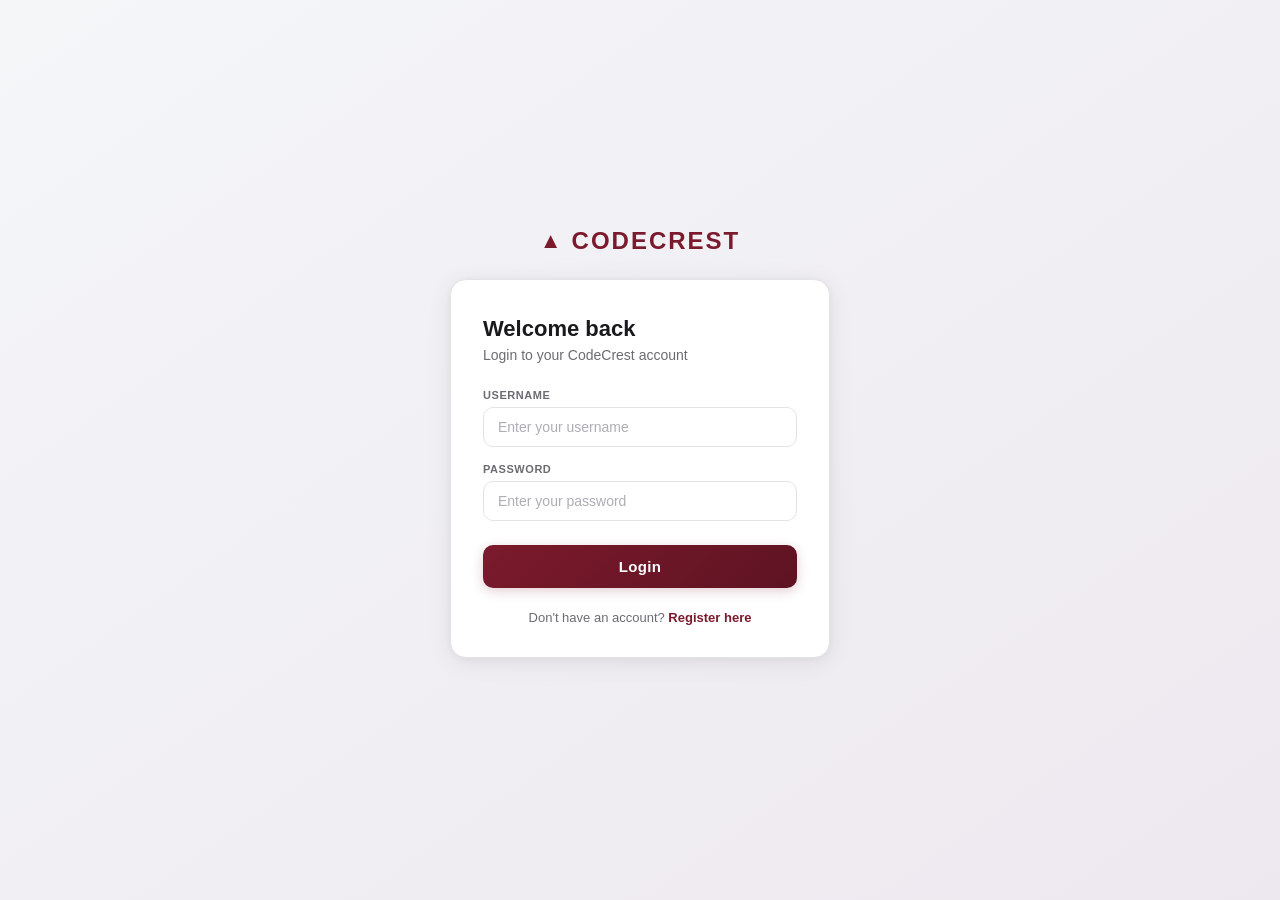
<file: dashboard.html>
<!DOCTYPE html>
<html lang="en">
<head>
    <meta charset="UTF-8" />
    <meta name="viewport" content="width=device-width, initial-scale=1.0" />
    <title>CodeCrest | Admin Dashboard</title>
    <link rel="stylesheet" href="main.css">
    <script src="auth-guard.js"></script>
</head>
<body>

    <header>
        <h1>🏆 CodeCrest Admin Dashboard</h1>
        <button class="logout-btn" onclick="logout()">Logout</button>
    </header>

    <main>
        <p class="welcome-text" id="welcome-text">Welcome 👋</p>
        <p class="sub-text">Select an entity below to manage its data.</p>

        <div class="section-title">Manage Entities</div>

        <div class="cards-grid">

            <a class="card" href="manage_systemuser.html">
                <div class="card-icon">👤</div>
                <div class="card-title">System Users</div>
                <div class="card-desc">Manage user accounts and roles</div>
            </a>

            <a class="card" href="manage_codingchallenge.html">
                <div class="card-icon">💻</div>
                <div class="card-title">Coding Challenges</div>
                <div class="card-desc">Add, view and update problems</div>
            </a>

            <a class="card" href="manage_contestantprofile.html">
                <div class="card-icon">🧑‍💼</div>
                <div class="card-title">Contestant Profiles</div>
                <div class="card-desc">View player profiles and ranks</div>
            </a>

            <a class="card" href="manage_programmingcontest.html">
                <div class="card-icon">🏅</div>
                <div class="card-title">Programming Contests</div>
                <div class="card-desc">Create and manage contests</div>
            </a>

            <a class="card" href="manage_contestranking.html">
                <div class="card-icon">📊</div>
                <div class="card-title">Contest Rankings</div>
                <div class="card-desc">View and update leaderboard entries</div>
            </a>

            <a class="card" href="manage_challengesubmission.html">
                <div class="card-icon">📝</div>
                <div class="card-title">Challenge Submissions</div>
                <div class="card-desc">View all code submissions and verdicts</div>
            </a>

        </div>
    </main>

    <footer>
        &copy; 2026 CodeCrest | Competitive Programming Platform
    </footer>

    <script>
        window.onload = function () {
            if (!requireAuthDashboard([ROLES.ADMIN])) return;
            document.getElementById("welcome-text").textContent =
                "Welcome, " + ccGetUser() + " \uD83D\uDC4B";
        };
        function logout() { ccLogout(true); }
    </script>

</body>
</html>
</file>
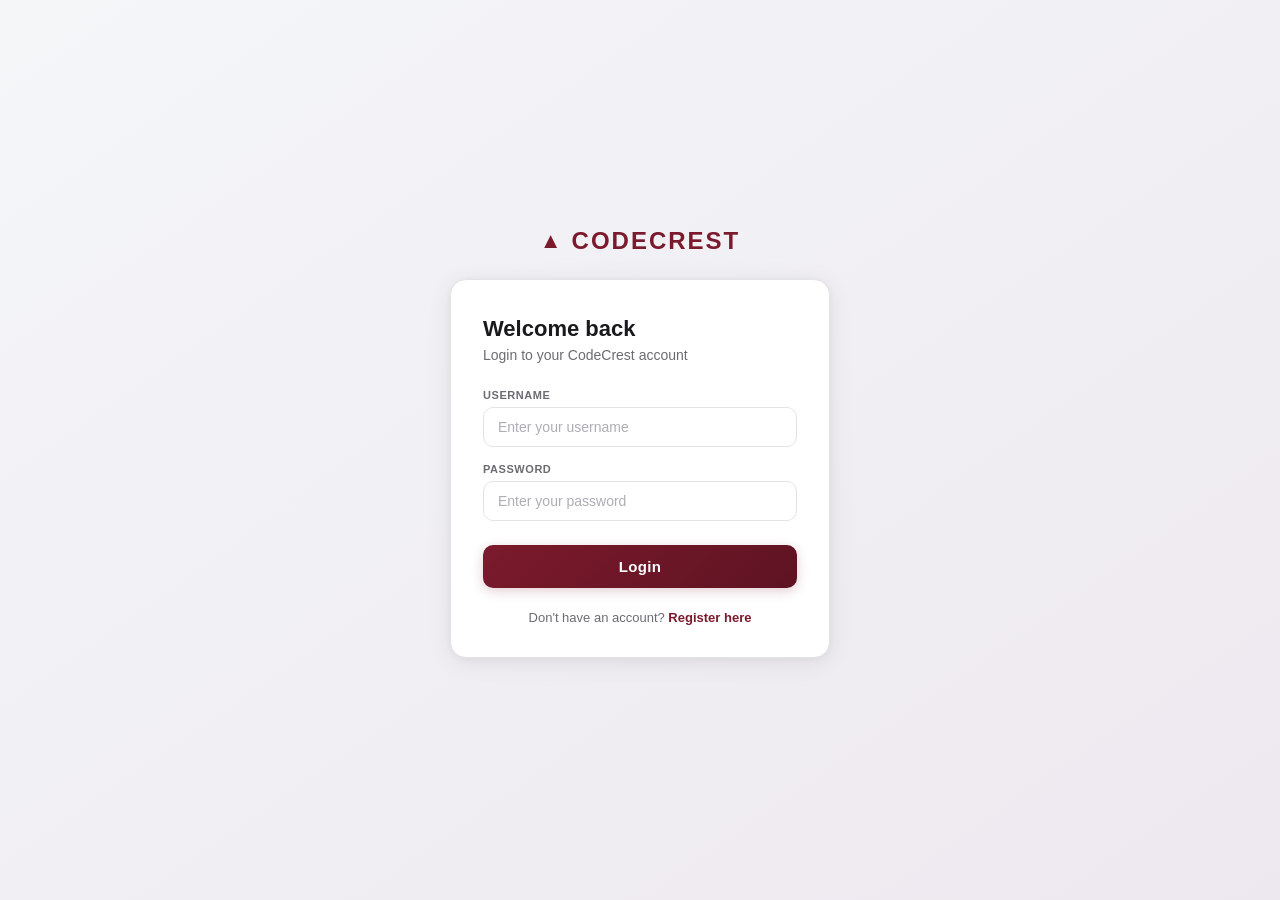
<file: dashboard_contestant.html>
<!DOCTYPE html>
<html lang="en">
<head>
    <meta charset="UTF-8" />
    <meta name="viewport" content="width=device-width, initial-scale=1.0" />
    <title>CodeCrest | Contestant Dashboard</title>
    <link rel="stylesheet" href="main.css">
    <script src="auth-guard.js"></script>
</head>
<body>

    <header>
        <h1>🏆 CodeCrest | Contestant</h1>
        <button class="logout-btn" onclick="logout()">Logout</button>
    </header>

    <main>
        <p class="welcome-text" id="welcome-text">Welcome 👋</p>
        <p class="sub-text">Track your profile, rankings, and challenge submissions.</p>

        <div class="section-title">Your Activity</div>

        <div class="cards-grid">

            <a class="card" href="manage_contestantprofile.html">
                <div class="card-icon">🧑‍💼</div>
                <div class="card-title">My Profile</div>
                <div class="card-desc">View and update your contestant profile</div>
            </a>

            <a class="card" href="manage_contestranking.html">
                <div class="card-icon">📊</div>
                <div class="card-title">Contest Rankings</div>
                <div class="card-desc">Check the global leaderboard</div>
            </a>

            <a class="card" href="manage_challengesubmission.html">
                <div class="card-icon">📝</div>
                <div class="card-title">My Submissions</div>
                <div class="card-desc">View your code submissions and verdicts</div>
            </a>

        </div>
    </main>

    <footer>
        &copy; 2026 CodeCrest | Competitive Programming Platform
    </footer>

    <script>
        window.onload = function () {
            if (!requireAuthDashboard([ROLES.CONTESTANT])) return;
            document.getElementById("welcome-text").textContent =
                "Welcome, " + ccGetUser() + " \uD83D\uDC4B";
        };
        function logout() { ccLogout(true); }
    </script>

</body>
</html>
</file>
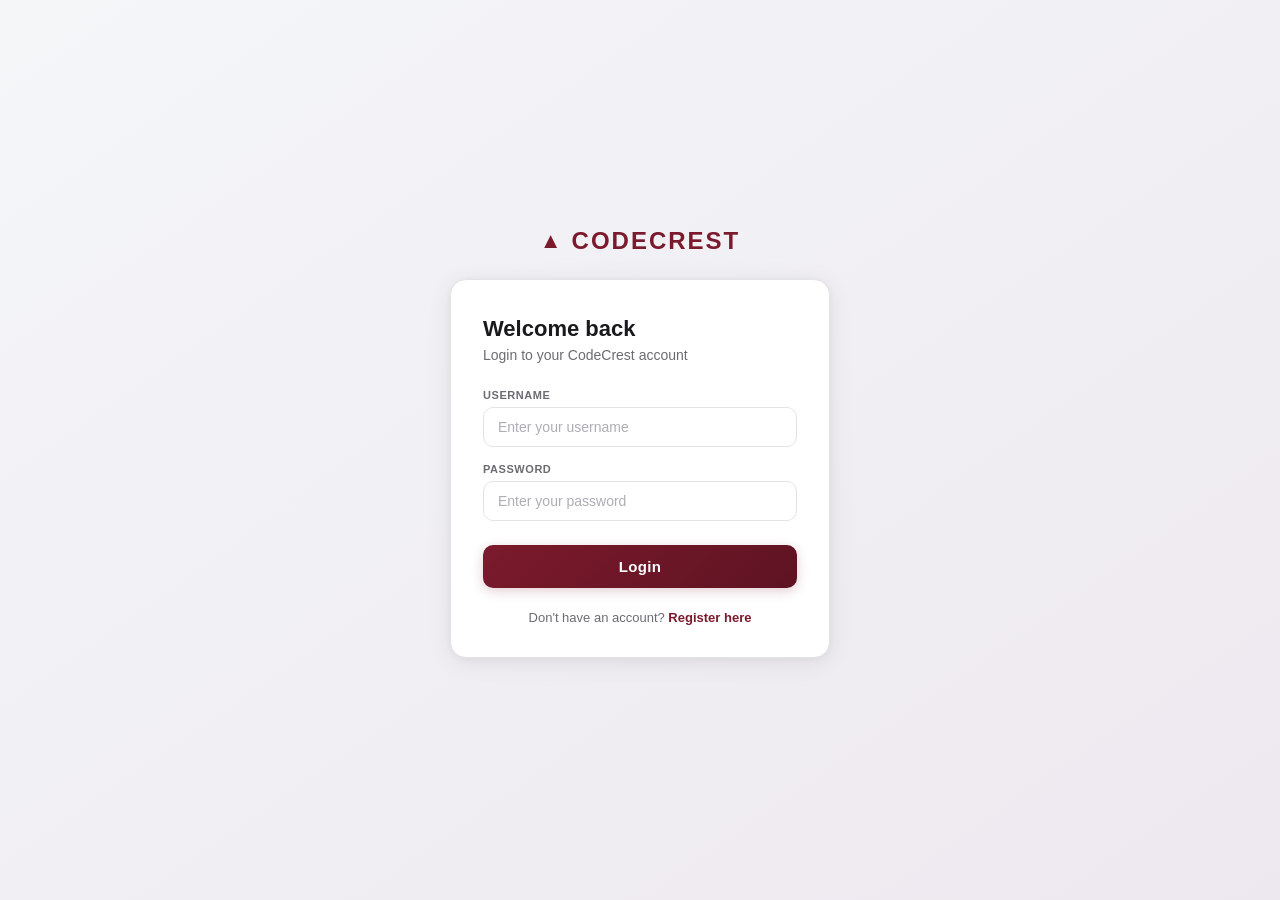
<file: dashboard_problemsetter.html>
<!DOCTYPE html>
<html lang="en">
<head>
    <meta charset="UTF-8" />
    <meta name="viewport" content="width=device-width, initial-scale=1.0" />
    <title>CodeCrest | Problem Setter Dashboard</title>
    <link rel="stylesheet" href="main.css">
    <script src="auth-guard.js"></script>
</head>
<body>

    <header>
        <h1>🏆 CodeCrest | Problem Setter</h1>
        <button class="logout-btn" onclick="logout()">Logout</button>
    </header>

    <main>
        <p class="welcome-text" id="welcome-text">Welcome 👋</p>
        <p class="sub-text">Manage coding challenges and programming contests.</p>

        <div class="section-title">Your Workspace</div>

        <div class="cards-grid">

            <a class="card" href="manage_codingchallenge.html">
                <div class="card-icon">💻</div>
                <div class="card-title">Coding Challenges</div>
                <div class="card-desc">Add, view and update problems</div>
            </a>

            <a class="card" href="manage_programmingcontest.html">
                <div class="card-icon">🏅</div>
                <div class="card-title">Programming Contests</div>
                <div class="card-desc">Create and manage contests</div>
            </a>

            <a class="card" href="manage_contestranking.html">
                <div class="card-icon">📊</div>
                <div class="card-title">Contest Rankings</div>
                <div class="card-desc">View leaderboard entries</div>
            </a>

        </div>
    </main>

    <footer>
        &copy; 2026 CodeCrest | Competitive Programming Platform
    </footer>

    <script>
        window.onload = function () {
            if (!requireAuthDashboard([ROLES.PS])) return;
            document.getElementById("welcome-text").textContent =
                "Welcome, " + ccGetUser() + " \uD83D\uDC4B";
        };
        function logout() { ccLogout(true); }
    </script>

</body>
</html>
</file>
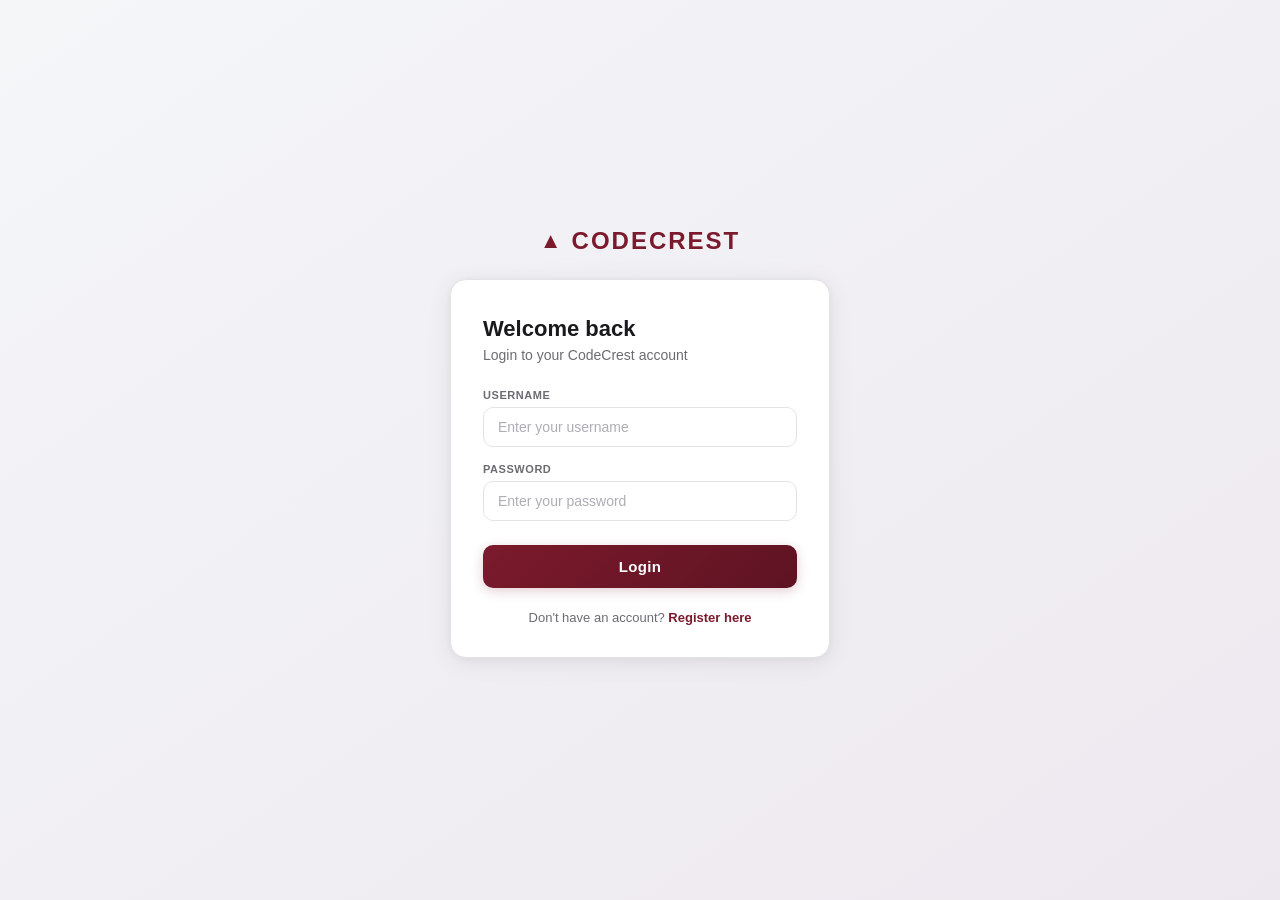
<file: login.html>
<!DOCTYPE html>
<html lang="en">
<head>
    <meta charset="UTF-8">
    <meta name="viewport" content="width=device-width, initial-scale=1.0">
    <title>CodeCrest — Login</title>
    <link rel="stylesheet" href="auth.css">
    <script src="auth-guard.js"></script>
</head>
<body>

<div class="page-wrapper">

    <div class="brand">
        <span class="brand-icon">&#9650;</span>
        <span class="brand-name">CodeCrest</span>
    </div>

    <div class="card">
        <h2 class="card-title">Welcome back</h2>
        <p class="card-sub">Login to your CodeCrest account</p>

        <form id="login-form">

            <div class="field-group">
                <label for="login-username">Username</label>
                <input
                    type="text"
                    id="login-username"
                    name="username"
                    placeholder="Enter your username"
                    required
                    autocomplete="username"
                />
            </div>

            <div class="field-group">
                <label for="login-password">Password</label>
                <input
                    type="password"
                    id="login-password"
                    name="password"
                    placeholder="Enter your password"
                    required
                    autocomplete="current-password"
                />
            </div>

            <div id="login-error" class="msg error" style="display:none;"></div>
            <div id="login-success" class="msg success" style="display:none;"></div>

            <button type="submit" id="login-btn" class="btn-primary">
                Login
            </button>

        </form>

        <p class="switch-link">
            Don't have an account?
            <a href="register.html">Register here</a>
        </p>
    </div>

</div>

<script>
const API_BASE = "https://backendjavaa.onrender.com";


document.getElementById("login-form").addEventListener("submit", async function (e) {
    e.preventDefault();

    const username = document.getElementById("login-username").value.trim();
    const password = document.getElementById("login-password").value;

    const errorDiv   = document.getElementById("login-error");
    const successDiv = document.getElementById("login-success");
    const btn        = document.getElementById("login-btn");

    errorDiv.style.display   = "none";
    successDiv.style.display = "none";

    if (!username || !password) {
        errorDiv.textContent   = "Please fill in all fields.";
        errorDiv.style.display = "block";
        return;
    }

    btn.textContent = "Logging in...";
    btn.disabled    = true;

    try {
        const res = await fetch(API_BASE + "/auth/login", {
            method: "POST",
            headers: { "Content-Type": "application/json" },
            body: JSON.stringify({ username, password })
        });

        const data = await res.json();

        if (!res.ok) {
            errorDiv.textContent   = data.message || "Invalid username or password.";
            errorDiv.style.display = "block";
            return;
        }

        const normalizedRole = ccNormalizeRole(data.role);
        localStorage.setItem("jwt_token",  data.token);
        localStorage.setItem("username",   username);
        localStorage.setItem("role",       normalizedRole);

        /* Role-based redirect */
        let dest = "../manage/dashboard.html"; // default: admin
        if (normalizedRole === ROLES.PS)         dest = "dashboard_problemsetter.html";
        if (normalizedRole === ROLES.CONTESTANT) dest = "dashboard_contestant.html";

        successDiv.textContent   = "Login successful! Redirecting...";
        successDiv.style.display = "block";

        setTimeout(() => {
            window.location.href = dest;
        }, 1000);

    } catch (err) {
        errorDiv.textContent   = "Cannot connect to server. Make sure backend is running on port 8080.";
        errorDiv.style.display = "block";
    } finally {
        btn.textContent = "Login";
        btn.disabled    = false;
    }
});
</script>

</body>
</html>
</file>
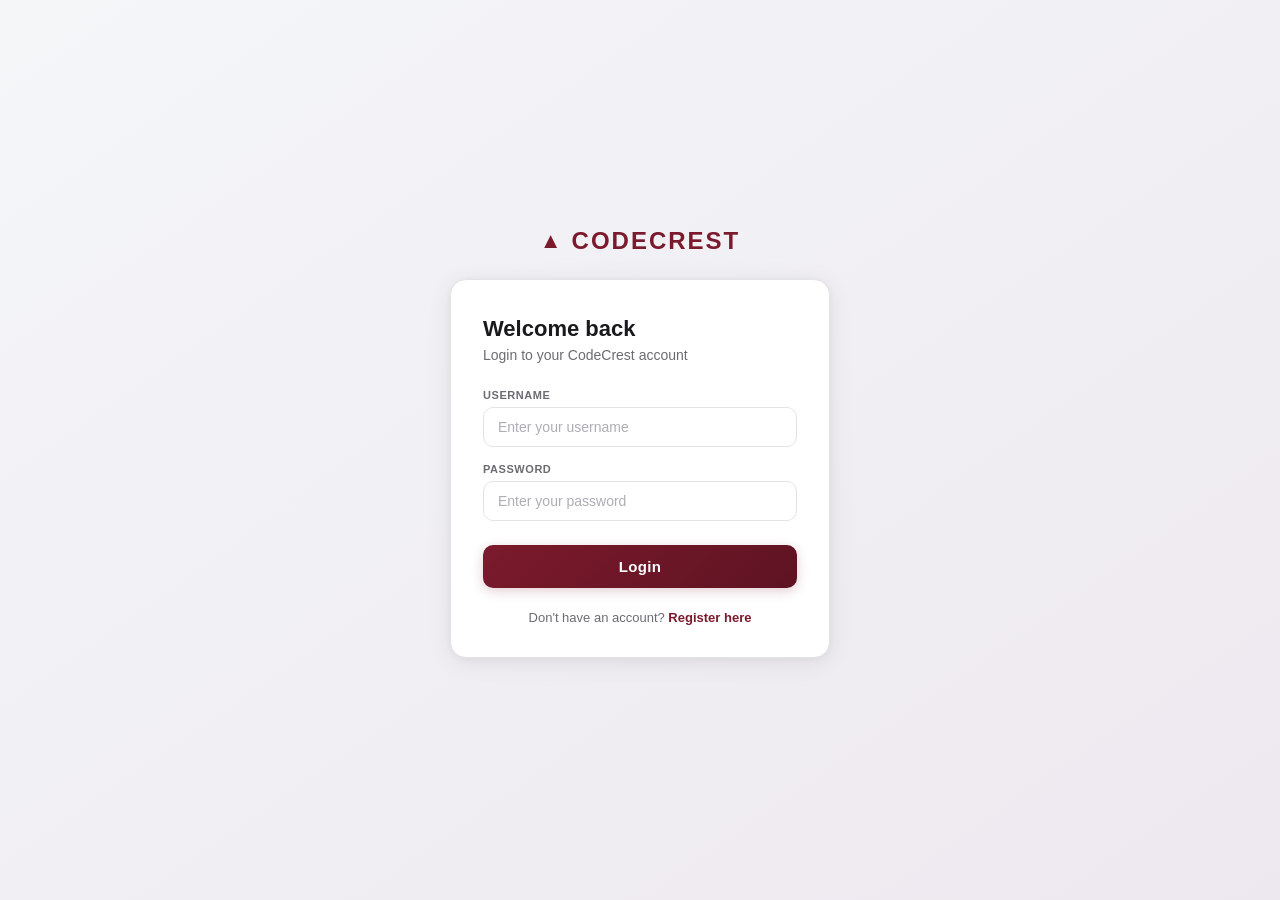
<file: manage_challengesubmission.html>
﻿<!DOCTYPE html>
<html lang="en">
<head>
    <meta charset="UTF-8" />
    <meta name="viewport" content="width=device-width, initial-scale=1.0" />
    <title>CodeCrest | Challenge Submissions</title>
    <link rel="stylesheet" href="main.css">
    <script src="auth-guard.js"></script>
</head>
<body>

    <header>
        <h1>🏆 CodeCrest | Challenge Submissions</h1>
        <div class="header-right">
            <a class="back-btn" href="dashboard.html">← Back to Dashboard</a>
            <button class="logout-btn" onclick="logout()">Logout</button>
        </div>
    </header>

    <div class="page-title-bar">
        Managing: <span>Challenge Submissions</span>
    </div>

    <div class="main-content">
        <div class="card">
            <h3>📝 Challenge Submissions</h3>
            <div class="ops-row">
                <button class="action-btn active" id="btn-add" onclick="switchOp('add', this)">➕ Add Submission</button>
                <button class="action-btn" id="btn-all" onclick="switchOp('all', this); fetchAll()">📋 View All</button>
                <button class="action-btn" id="btn-find" onclick="switchOp('find', this)">🔍 Find by ID</button>
                <button class="action-btn" id="btn-update" onclick="switchOp('update', this)">✏️ Update</button>
            </div>

            <!-- ADD -->
            <div class="form-pane active" id="form-add">
                <div class="grid-2">
                    <div class="form-group">
                        <label>ID</label>
                        <input type="number" id="cs-add-id" placeholder="Enter ID" />
                    </div>
                    <div class="form-group">
                        <label>Verdict</label>
                        <select id="cs-add-verdict">
                            <option value="ACCEPTED">ACCEPTED</option>
                            <option value="WRONG_ANSWER">WRONG_ANSWER</option>
                            <option value="TIME_LIMIT_EXCEEDED">TIME_LIMIT_EXCEEDED</option>
                            <option value="COMPILATION_ERROR">COMPILATION_ERROR</option>
                        </select>
                    </div>
                </div>
                <div class="form-group">
                    <label>Source Code</label>
                    <textarea id="cs-add-code" rows="4" placeholder="Paste source code here"></textarea>
                </div>
                <div class="grid-2">
                    <div class="form-group">
                        <label>Execution Time (ms)</label>
                        <input type="number" id="cs-add-exectime" placeholder="e.g. 120" />
                    </div>
                    <div class="form-group">
                        <label>Points Earned</label>
                        <input type="number" id="cs-add-points" placeholder="e.g. 100" />
                    </div>
                </div>
                <div class="grid-2">
                    <div class="form-group">
                        <label>Contestant ID</label>
                        <input type="number" id="cs-add-contestantid" placeholder="e.g. 1" />
                    </div>
                    <div class="form-group">
                        <label>Challenge ID</label>
                        <input type="number" id="cs-add-challengeid" placeholder="e.g. 1" />
                    </div>
                </div>
                <div class="grid-2">
                    <div class="form-group">
                        <label>Contest ID</label>
                        <input type="number" id="cs-add-contestid" placeholder="e.g. 1" />
                    </div>
                    <div class="form-group">
                        <label>Submitted At</label>
                        <input type="text" id="cs-add-submittedat" placeholder="2026-06-25T10:30:00" />
                    </div>
                </div>
                <button class="btn-submit" onclick="addChallengeSubmission()">Save Submission</button>
            </div>

            <!-- VIEW ALL -->
            <div class="form-pane" id="form-all">
                <div id="table-container"><div class="empty-state">Click "View All" to load data.</div></div>
            </div>

            <!-- FIND BY ID -->
            <div class="form-pane" id="form-find">
                <div class="form-group" style="max-width:300px;">
                    <label>Submission ID</label>
                    <input type="number" id="cs-find-id" placeholder="Enter ID" />
                </div>
                <button class="btn-submit" onclick="findById(document.getElementById('cs-find-id').value)">Search</button>
                <div class="find-result" id="find-result"></div>
            </div>

            <!-- UPDATE -->
            <div class="form-pane" id="form-update">
                <div class="form-group" style="max-width:300px;">
                    <label>ID to Update</label>
                    <input type="number" id="cs-upd-id" placeholder="Enter ID" />
                </div>
                <div class="grid-2">
                    <div class="form-group">
                        <label>Verdict</label>
                        <select id="cs-upd-verdict">
                            <option value="ACCEPTED">ACCEPTED</option>
                            <option value="WRONG_ANSWER">WRONG_ANSWER</option>
                            <option value="TIME_LIMIT_EXCEEDED">TIME_LIMIT_EXCEEDED</option>
                            <option value="COMPILATION_ERROR">COMPILATION_ERROR</option>
                        </select>
                    </div>
                    <div class="form-group">
                        <label>Points Earned</label>
                        <input type="number" id="cs-upd-points" placeholder="e.g. 0" />
                    </div>
                </div>
                <div class="form-group">
                    <label>Source Code</label>
                    <textarea id="cs-upd-code" rows="3" placeholder="Updated code"></textarea>
                </div>
                <div class="grid-2">
                    <div class="form-group">
                        <label>Execution Time (ms)</label>
                        <input type="number" id="cs-upd-exectime" placeholder="e.g. 200" />
                    </div>
                    <div class="form-group">
                        <label>Submitted At</label>
                        <input type="text" id="cs-upd-submittedat" placeholder="2026-06-25T11:00:00" />
                    </div>
                </div>
                <div class="grid-2">
                    <div class="form-group">
                        <label>Contestant ID</label>
                        <input type="number" id="cs-upd-contestantid" placeholder="e.g. 1" />
                    </div>
                    <div class="form-group">
                        <label>Challenge ID</label>
                        <input type="number" id="cs-upd-challengeid" placeholder="e.g. 1" />
                    </div>
                </div>
                <div class="form-group" style="max-width:300px;">
                    <label>Contest ID</label>
                    <input type="number" id="cs-upd-contestid" placeholder="e.g. 1" />
                </div>
                <button class="btn-submit" onclick="updateChallengeSubmission()">Update Submission</button>
            </div>

            <div class="response-box" id="response-box"></div>
        </div>
    </div>

    <script>
        const API = "https://backendjavaa.onrender.com";
        const ENTITY_URL = {
            post:   "/auth/postsubmission",
            getAll: "/auth/getsubmission",
            getOne: "/auth/getsubmission/",
            put:    "/auth/putsubmission/",
            delete: "/auth/deletesubmission/"
        };

        async function authorizedFetch(url, options = {}) {
            const token = localStorage.getItem("jwt_token");
            if (!options.headers) options.headers = {};
            if (token) options.headers["Authorization"] = "Bearer " + token;
            return fetch(url, options);
        }

        window.onload = function () { requireAuth([ROLES.ADMIN, ROLES.CONTESTANT]); };

        function switchOp(mode, btn) {
            document.querySelectorAll(".action-btn").forEach(b => b.classList.remove("active"));
            document.querySelectorAll(".form-pane").forEach(p => p.classList.remove("active"));
            btn.classList.add("active");
            document.getElementById("form-" + mode).classList.add("active");
        }

        function logout() { ccLogout(false); }

        function showRes(message, isError) {
            const el = document.getElementById("response-box");
            el.className = "response-box " + (isError ? "error" : "success");
            el.textContent = typeof message === "object" ? JSON.stringify(message, null, 2) : message;
        }

        async function fetchAll() {
            const div = document.getElementById("table-container");
            div.innerHTML = "<em>Loading...</em>";
            try {
                const res = await authorizedFetch(API + ENTITY_URL.getAll);
                if (!res.ok) { div.innerHTML = "<span style='color:red;'>Error: " + res.status + "</span>"; return; }
                const list = await res.json();
                if (!list || list.length === 0) { div.innerHTML = "<div class='empty-state'>No records found.</div>"; return; }
                let html = "<table><thead><tr>";
                Object.keys(list[0]).forEach(k => { html += "<th>" + k.toUpperCase() + "</th>"; });
                html += "<th>ACTIONS</th></tr></thead><tbody>";
                list.forEach(row => {
                    html += "<tr>";
                    Object.values(row).forEach(v => {
                        let display = (v !== null && v !== undefined) ? String(v) : "-";
                        if (display.length > 30) display = display.substring(0, 30) + "...";
                        html += "<td title='" + String(v) + "'>" + display + "</td>";
                    });
                    html += "<td><button class='tbl-edit-btn' onclick='prefillUpdate(" + JSON.stringify(row).replace(/"/g, '&quot;') + ")'>✏️ Edit</button><button class='tbl-delete-btn' onclick='deleteRecord(" + row.id + ")'>🗑️ Delete</button></td></tr>";
                });
                html += "</tbody></table>";
                div.innerHTML = html;
            } catch (e) { div.innerHTML = "<span style='color:red;'>Could not connect to server.</span>"; }
        }

        async function findById(id) {
            const div = document.getElementById("find-result");
            if (!id) { div.innerHTML = "<span style='color:red;'>Please enter a valid ID.</span>"; return; }
            div.innerHTML = "<em>Searching...</em>";
            try {
                const res = await authorizedFetch(API + ENTITY_URL.getOne + id);
                if (!res.ok) { div.innerHTML = "<span style='color:red;'>Record not found (Status: " + res.status + ")</span>"; return; }
                const data = await res.json();
                let html = "<div class='find-result-card'><h4>Found Record — ID: " + data.id + "</h4><table>";
                Object.keys(data).forEach(k => {
                    let val = data[k];
                    if (val && typeof val === "object") val = JSON.stringify(val);
                    html += "<tr><td>" + k.toUpperCase() + "</td><td>" + (val !== null && val !== undefined ? val : "-") + "</td></tr>";
                });
                html += "</table><div class='find-result-btns'><button class='btn-edit' onclick='prefillUpdate(" + JSON.stringify(data).replace(/"/g, '&quot;') + ")'>✏️ Edit This Record</button><button class='btn-delete' onclick='deleteRecord(" + data.id + ")'>🗑️ Delete This Record</button></div></div>";
                div.innerHTML = html;
            } catch (e) { div.innerHTML = "<span style='color:red;'>Could not connect to server.</span>"; }
        }

        async function deleteRecord(id) {
            if (!confirm("Are you sure you want to delete record ID " + id + "?")) return;
            try {
                const res = await authorizedFetch(API + ENTITY_URL.delete + id, { method: "DELETE" });
                if (res.ok) { showRes("✅ Record ID " + id + " deleted successfully!", false); fetchAll(); }
                else showRes("❌ Delete failed. Status: " + res.status, true);
            } catch (e) { showRes("❌ Could not connect to server.", true); }
        }

        function prefillUpdate(data) {
            document.getElementById("cs-upd-id").value           = data.id || "";
            document.getElementById("cs-upd-code").value         = data.sourceCode || "";
            document.getElementById("cs-upd-verdict").value      = data.verdict || "ACCEPTED";
            document.getElementById("cs-upd-exectime").value     = data.executionTimeMs || "";
            document.getElementById("cs-upd-points").value       = data.pointsEarned || "";
            document.getElementById("cs-upd-contestantid").value = data.contestantId || "";
            document.getElementById("cs-upd-challengeid").value  = data.challengeId || "";
            document.getElementById("cs-upd-contestid").value    = data.contestId || "";
            document.getElementById("cs-upd-submittedat").value  = data.submittedAt || "";
            switchOp("update", document.getElementById("btn-update"));
        }

        async function addChallengeSubmission() {
            const body = {
                id:             parseInt(document.getElementById("cs-add-id").value),
                verdict:        document.getElementById("cs-add-verdict").value,
                sourceCode:     document.getElementById("cs-add-code").value,
                executionTimeMs:parseInt(document.getElementById("cs-add-exectime").value),
                pointsEarned:   parseInt(document.getElementById("cs-add-points").value),
                contestantId:   parseInt(document.getElementById("cs-add-contestantid").value),
                challengeId:    parseInt(document.getElementById("cs-add-challengeid").value),
                contestId:      parseInt(document.getElementById("cs-add-contestid").value),
                submittedAt:    document.getElementById("cs-add-submittedat").value
            };
            try {
                const r = await authorizedFetch(API + ENTITY_URL.post, { method: "POST", headers: { "Content-Type": "application/json" }, body: JSON.stringify(body) });
                const data = await r.json();
                showRes(r.ok ? "✅ Submission saved!\n" + JSON.stringify(data, null, 2) : "❌ Error: " + JSON.stringify(data, null, 2), !r.ok);
            } catch (e) { showRes("❌ Could not connect to server.", true); }
        }

        async function updateChallengeSubmission() {
            const id = document.getElementById("cs-upd-id").value;
            if (!id) { showRes("❌ ID is required.", true); return; }
            const body = {
                id:             parseInt(id),
                verdict:        document.getElementById("cs-upd-verdict").value,
                sourceCode:     document.getElementById("cs-upd-code").value,
                executionTimeMs:parseInt(document.getElementById("cs-upd-exectime").value),
                pointsEarned:   parseInt(document.getElementById("cs-upd-points").value),
                contestantId:   parseInt(document.getElementById("cs-upd-contestantid").value),
                challengeId:    parseInt(document.getElementById("cs-upd-challengeid").value),
                contestId:      parseInt(document.getElementById("cs-upd-contestid").value),
                submittedAt:    document.getElementById("cs-upd-submittedat").value
            };
            try {
                const r = await authorizedFetch(API + ENTITY_URL.put + id, { method: "PUT", headers: { "Content-Type": "application/json" }, body: JSON.stringify(body) });
                const data = await r.json();
                showRes(r.ok ? "✅ Submission updated!\n" + JSON.stringify(data, null, 2) : "❌ Error: " + JSON.stringify(data, null, 2), !r.ok);
            } catch (e) { showRes("❌ Could not connect to server.", true); }
        }
    </script>

</body>
</html>
</file>
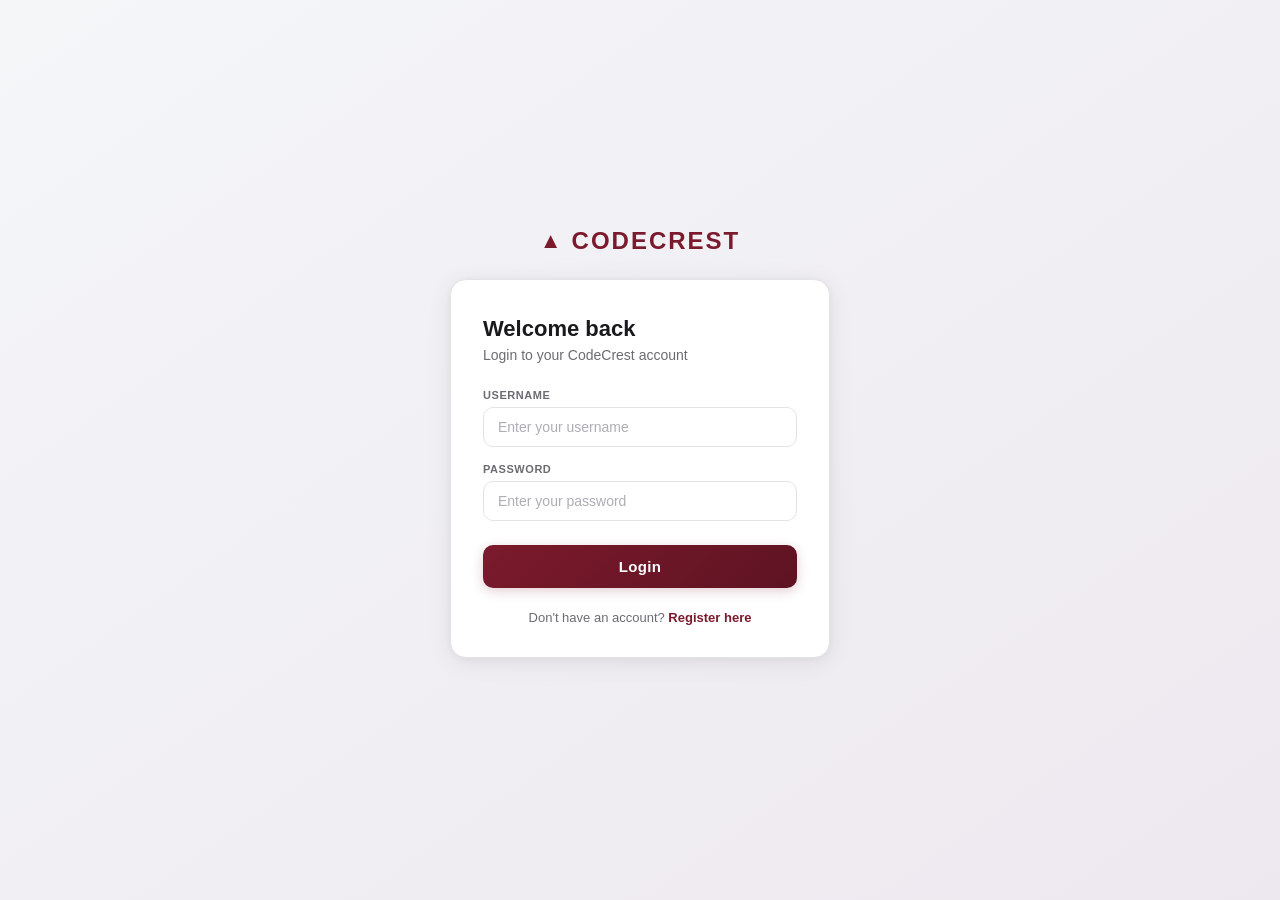
<file: manage_codingchallenge.html>
﻿<!DOCTYPE html>
<html lang="en">
<head>
    <meta charset="UTF-8" />
    <meta name="viewport" content="width=device-width, initial-scale=1.0" />
    <title>CodeCrest | Coding Challenges</title>
    <link rel="stylesheet" href="main.css">
    <script src="auth-guard.js"></script>
</head>
<body>

    <header>
        <h1>🏆 CodeCrest | Coding Challenges</h1>
        <div class="header-right">
            <a class="back-btn" href="dashboard.html">← Back to Dashboard</a>
            <button class="logout-btn" onclick="logout()">Logout</button>
        </div>
    </header>

    <div class="page-title-bar">
        Managing: <span>Coding Challenges</span>
    </div>

    <div class="main-content">
        <div class="card">
            <h3>💻 Coding Challenges</h3>
            <div class="ops-row">
                <button class="action-btn active" id="btn-add" onclick="switchOp('add', this)">➕ Add Challenge</button>
                <button class="action-btn" id="btn-all" onclick="switchOp('all', this); fetchAll()">📋 View All</button>
                <button class="action-btn" id="btn-find" onclick="switchOp('find', this)">🔍 Find by ID</button>
                <button class="action-btn" id="btn-update" onclick="switchOp('update', this)">✏️ Update</button>
            </div>

            <!-- ADD -->
            <div class="form-pane active" id="form-add">
                <div class="grid-2">
                    <div class="form-group">
                        <label>ID</label>
                        <input type="number" id="cc-add-id" placeholder="Enter ID" />
                    </div>
                    <div class="form-group">
                        <label>Title</label>
                        <input type="text" id="cc-add-title" placeholder="e.g. Two Sum" />
                    </div>
                </div>
                <div class="form-group">
                    <label>Description</label>
                    <textarea id="cc-add-desc" rows="3" placeholder="Problem description (min 5 characters)"></textarea>
                </div>
                <div class="grid-2">
                    <div class="form-group">
                        <label>Difficulty</label>
                        <select id="cc-add-difficulty">
                            <option value="EASY">EASY</option>
                            <option value="MEDIUM">MEDIUM</option>
                            <option value="HARD">HARD</option>
                        </select>
                    </div>
                    <div class="form-group">
                        <label>Base Points</label>
                        <input type="number" id="cc-add-points" placeholder="e.g. 100" />
                    </div>
                </div>
                <div class="grid-2">
                    <div class="form-group">
                        <label>Time Limit (ms)</label>
                        <input type="number" id="cc-add-timelimit" placeholder="e.g. 2000" />
                    </div>
                    <div class="form-group">
                        <label>Setter ID (User ID)</label>
                        <input type="number" id="cc-add-setter" placeholder="e.g. 1" />
                    </div>
                </div>
                <button class="btn-submit" onclick="addCodingChallenge()">Save Challenge</button>
            </div>

            <!-- VIEW ALL -->
            <div class="form-pane" id="form-all">
                <div id="table-container"><div class="empty-state">Click "View All" to load data.</div></div>
            </div>

            <!-- FIND BY ID -->
            <div class="form-pane" id="form-find">
                <div class="form-group" style="max-width:300px;">
                    <label>Challenge ID</label>
                    <input type="number" id="cc-find-id" placeholder="Enter ID" />
                </div>
                <button class="btn-submit" onclick="findById(document.getElementById('cc-find-id').value)">Search</button>
                <div class="find-result" id="find-result"></div>
            </div>

            <!-- UPDATE -->
            <div class="form-pane" id="form-update">
                <div class="form-group" style="max-width:300px;">
                    <label>ID to Update</label>
                    <input type="number" id="cc-upd-id" placeholder="Enter ID" />
                </div>
                <div class="grid-2">
                    <div class="form-group">
                        <label>Title</label>
                        <input type="text" id="cc-upd-title" placeholder="New title" />
                    </div>
                    <div class="form-group">
                        <label>Difficulty</label>
                        <select id="cc-upd-difficulty">
                            <option value="EASY">EASY</option>
                            <option value="MEDIUM">MEDIUM</option>
                            <option value="HARD">HARD</option>
                        </select>
                    </div>
                </div>
                <div class="form-group">
                    <label>Description</label>
                    <textarea id="cc-upd-desc" rows="3" placeholder="Updated description"></textarea>
                </div>
                <div class="grid-2">
                    <div class="form-group">
                        <label>Base Points</label>
                        <input type="number" id="cc-upd-points" placeholder="e.g. 200" />
                    </div>
                    <div class="form-group">
                        <label>Time Limit (ms)</label>
                        <input type="number" id="cc-upd-timelimit" placeholder="e.g. 3000" />
                    </div>
                </div>
                <div class="form-group" style="max-width:300px;">
                    <label>Setter ID</label>
                    <input type="number" id="cc-upd-setter" placeholder="e.g. 1" />
                </div>
                <button class="btn-submit" onclick="updateCodingChallenge()">Update Challenge</button>
            </div>

            <div class="response-box" id="response-box"></div>
        </div>
    </div>

    <script>
        const API = "https://backendjavaa.onrender.com";
        const ENTITY_URL = {
            post:   "/auth/postchallenge",
            getAll: "/auth/getchallenge",
            getOne: "/auth/getchallenge/",
            put:    "/auth/putchallenge/",
            delete: "/auth/deletechallenge/"
        };

        async function authorizedFetch(url, options = {}) {
            const token = localStorage.getItem("jwt_token");
            if (!options.headers) options.headers = {};
            if (token) options.headers["Authorization"] = "Bearer " + token;
            return fetch(url, options);
        }

        window.onload = function () { requireAuth([ROLES.ADMIN, ROLES.PS]); };

        function switchOp(mode, btn) {
            document.querySelectorAll(".action-btn").forEach(b => b.classList.remove("active"));
            document.querySelectorAll(".form-pane").forEach(p => p.classList.remove("active"));
            btn.classList.add("active");
            document.getElementById("form-" + mode).classList.add("active");
        }

        function logout() { ccLogout(false); }

        function showRes(message, isError) {
            const el = document.getElementById("response-box");
            el.className = "response-box " + (isError ? "error" : "success");
            el.textContent = typeof message === "object" ? JSON.stringify(message, null, 2) : message;
        }

        async function fetchAll() {
            const div = document.getElementById("table-container");
            div.innerHTML = "<em>Loading...</em>";
            try {
                const res = await authorizedFetch(API + ENTITY_URL.getAll);
                if (!res.ok) { div.innerHTML = "<span style='color:red;'>Error: " + res.status + "</span>"; return; }
                const list = await res.json();
                if (!list || list.length === 0) { div.innerHTML = "<div class='empty-state'>No records found.</div>"; return; }

                let html = "<table><thead><tr>";
                Object.keys(list[0]).forEach(k => { html += "<th>" + k.toUpperCase() + "</th>"; });
                html += "<th>ACTIONS</th></tr></thead><tbody>";

                list.forEach(row => {
                    html += "<tr>";
                    Object.values(row).forEach(v => {
                        let display = (v !== null && v !== undefined) ? String(v) : "-";
                        if (display.length > 30) display = display.substring(0, 30) + "...";
                        html += "<td title='" + String(v) + "'>" + display + "</td>";
                    });
                    html += "<td>";
                    html += "<button class='tbl-edit-btn' onclick='prefillUpdate(" + JSON.stringify(row).replace(/"/g, '&quot;') + ")'>✏️ Edit</button>";
                    html += "<button class='tbl-delete-btn' onclick='deleteRecord(" + row.id + ")'>🗑️ Delete</button>";
                    html += "</td></tr>";
                });
                html += "</tbody></table>";
                div.innerHTML = html;
            } catch (e) {
                div.innerHTML = "<span style='color:red;'>Could not connect to server.</span>";
            }
        }

        async function findById(id) {
            const div = document.getElementById("find-result");
            if (!id) { div.innerHTML = "<span style='color:red;'>Please enter a valid ID.</span>"; return; }
            div.innerHTML = "<em>Searching...</em>";
            try {
                const res = await authorizedFetch(API + ENTITY_URL.getOne + id);
                if (!res.ok) { div.innerHTML = "<span style='color:red;'>Record not found (Status: " + res.status + ")</span>"; return; }
                const data = await res.json();

                let html = "<div class='find-result-card'>";
                html += "<h4>Found Record — ID: " + data.id + "</h4>";
                html += "<table>";
                Object.keys(data).forEach(k => {
                    let val = data[k];
                    if (val && typeof val === "object") val = JSON.stringify(val);
                    html += "<tr><td>" + k.toUpperCase() + "</td><td>" + (val !== null && val !== undefined ? val : "-") + "</td></tr>";
                });
                html += "</table>";
                html += "<div class='find-result-btns'>";
                html += "<button class='btn-edit' onclick='prefillUpdate(" + JSON.stringify(data).replace(/"/g, '&quot;') + ")'>✏️ Edit This Record</button>";
                html += "<button class='btn-delete' onclick='deleteRecord(" + data.id + ")'>🗑️ Delete This Record</button>";
                html += "</div></div>";
                div.innerHTML = html;
            } catch (e) {
                div.innerHTML = "<span style='color:red;'>Could not connect to server.</span>";
            }
        }

        async function deleteRecord(id) {
            if (!confirm("Are you sure you want to delete record ID " + id + "?")) return;
            try {
                const res = await authorizedFetch(API + ENTITY_URL.delete + id, { method: "DELETE" });
                if (res.ok) {
                    showRes("✅ Record ID " + id + " deleted successfully!", false);
                    fetchAll();
                } else {
                    showRes("❌ Delete failed. Status: " + res.status, true);
                }
            } catch (e) {
                showRes("❌ Could not connect to server.", true);
            }
        }

        function prefillUpdate(data) {
            document.getElementById("cc-upd-id").value         = data.id || "";
            document.getElementById("cc-upd-title").value      = data.title || "";
            document.getElementById("cc-upd-desc").value       = data.description || "";
            document.getElementById("cc-upd-difficulty").value = data.difficulty || "EASY";
            document.getElementById("cc-upd-points").value     = data.basePoints || "";
            document.getElementById("cc-upd-timelimit").value  = data.timeLimitMs || "";
            document.getElementById("cc-upd-setter").value     = data.setterId || "";
            switchOp("update", document.getElementById("btn-update"));
        }

        async function addCodingChallenge() {
            const body = {
                id:          parseInt(document.getElementById("cc-add-id").value),
                title:       document.getElementById("cc-add-title").value,
                description: document.getElementById("cc-add-desc").value,
                difficulty:  document.getElementById("cc-add-difficulty").value,
                basePoints:  parseInt(document.getElementById("cc-add-points").value),
                timeLimitMs: parseInt(document.getElementById("cc-add-timelimit").value),
                setterId:    parseInt(document.getElementById("cc-add-setter").value)
            };
            try {
                const r = await authorizedFetch(API + ENTITY_URL.post, { method: "POST", headers: { "Content-Type": "application/json" }, body: JSON.stringify(body) });
                const data = await r.json();
                showRes(r.ok ? "✅ Challenge saved!\n" + JSON.stringify(data, null, 2) : "❌ Error: " + JSON.stringify(data, null, 2), !r.ok);
            } catch (e) { showRes("❌ Could not connect to server.", true); }
        }

        async function updateCodingChallenge() {
            const id = document.getElementById("cc-upd-id").value;
            if (!id) { showRes("❌ ID is required.", true); return; }
            const body = {
                id:          parseInt(id),
                title:       document.getElementById("cc-upd-title").value,
                description: document.getElementById("cc-upd-desc").value,
                difficulty:  document.getElementById("cc-upd-difficulty").value,
                basePoints:  parseInt(document.getElementById("cc-upd-points").value),
                timeLimitMs: parseInt(document.getElementById("cc-upd-timelimit").value),
                setterId:    parseInt(document.getElementById("cc-upd-setter").value)
            };
            try {
                const r = await authorizedFetch(API + ENTITY_URL.put + id, { method: "PUT", headers: { "Content-Type": "application/json" }, body: JSON.stringify(body) });
                const data = await r.json();
                showRes(r.ok ? "✅ Challenge updated!\n" + JSON.stringify(data, null, 2) : "❌ Error: " + JSON.stringify(data, null, 2), !r.ok);
            } catch (e) { showRes("❌ Could not connect to server.", true); }
        }
    </script>

</body>
</html>
</file>
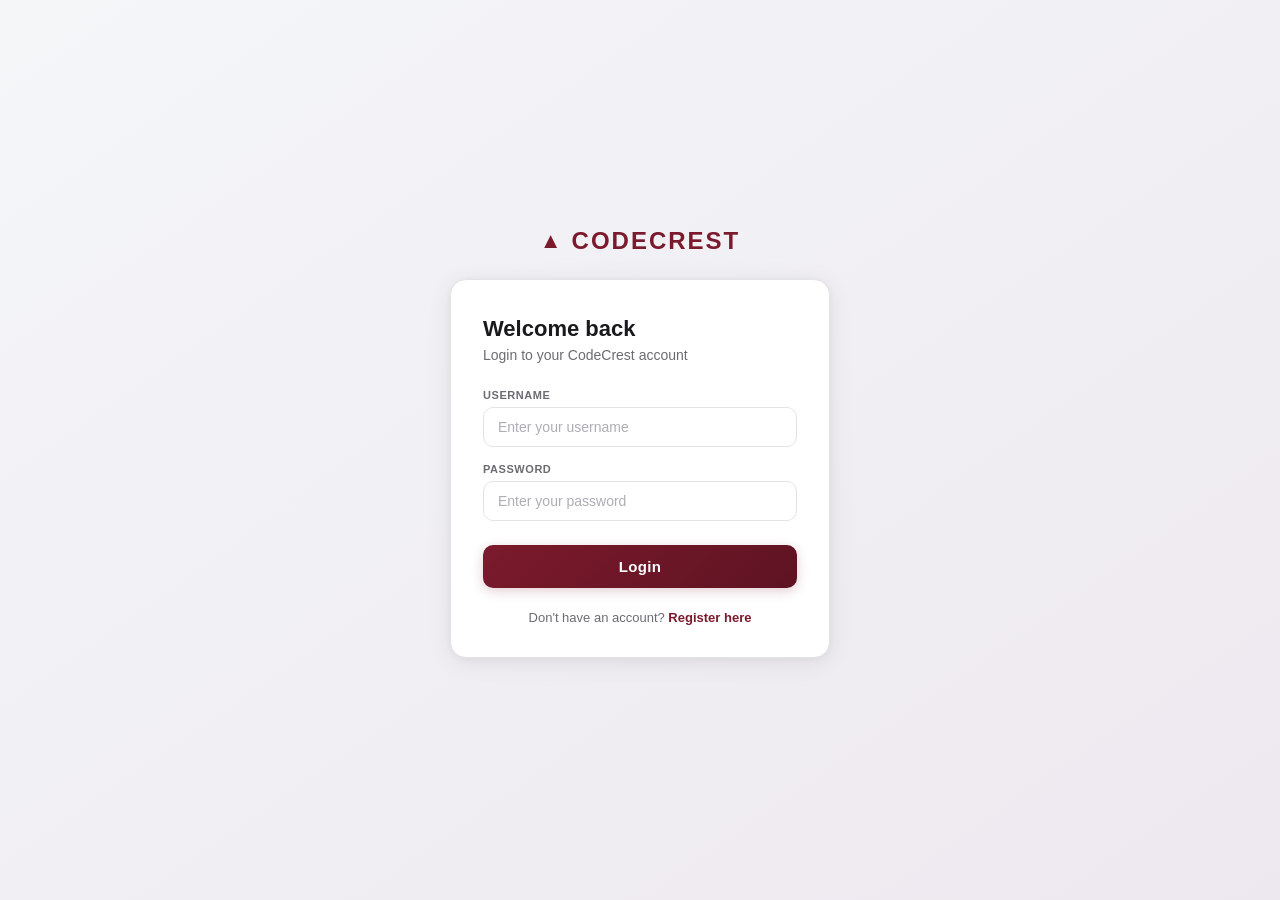
<file: manage_contestantprofile.html>
﻿<!DOCTYPE html>
<html lang="en">
<head>
    <meta charset="UTF-8" />
    <meta name="viewport" content="width=device-width, initial-scale=1.0" />
    <title>CodeCrest | Contestant Profiles</title>
    <link rel="stylesheet" href="main.css">
    <script src="auth-guard.js"></script>
</head>
<body>

    <header>
        <h1>🏆 CodeCrest | Contestant Profiles</h1>
        <div class="header-right">
            <a class="back-btn" href="dashboard.html">← Back to Dashboard</a>
            <button class="logout-btn" onclick="logout()">Logout</button>
        </div>
    </header>

    <div class="page-title-bar">
        Managing: <span>Contestant Profiles</span>
    </div>

    <div class="main-content">
        <div class="card">
            <h3>🧑‍💼 Contestant Profiles</h3>
            <div class="ops-row">
                <button class="action-btn active" id="btn-add" onclick="switchOp('add', this)">➕ Add Profile</button>
                <button class="action-btn" id="btn-all" onclick="switchOp('all', this); fetchAll()">📋 View All</button>
                <button class="action-btn" id="btn-find" onclick="switchOp('find', this)">🔍 Find by ID</button>
                <button class="action-btn" id="btn-update" onclick="switchOp('update', this)">✏️ Update</button>
            </div>

            <!-- ADD -->
            <div class="form-pane active" id="form-add">
                <div class="grid-2">
                    <div class="form-group">
                        <label>ID</label>
                        <input type="number" id="cp-add-id" placeholder="Enter ID" />
                    </div>
                    <div class="form-group">
                        <label>Username</label>
                        <input type="text" id="cp-add-username" placeholder="e.g. rkd_coder" />
                    </div>
                </div>
                <div class="form-group">
                    <label>Bio</label>
                    <input type="text" id="cp-add-bio" placeholder="Short bio (optional)" />
                </div>
                <div class="grid-2">
                    <div class="form-group">
                        <label>Total Points</label>
                        <input type="number" id="cp-add-points" placeholder="0" value="0" />
                    </div>
                    <div class="form-group">
                        <label>Global Rank</label>
                        <input type="number" id="cp-add-rank" placeholder="1" value="1" />
                    </div>
                </div>
                <div class="grid-2">
                    <div class="form-group">
                        <label>Account Status</label>
                        <select id="cp-add-status">
                            <option value="ACTIVE">ACTIVE</option>
                            <option value="SUSPENDED">SUSPENDED</option>
                            <option value="INACTIVE">INACTIVE</option>
                        </select>
                    </div>
                    <div class="form-group">
                        <label>User ID (linked)</label>
                        <input type="number" id="cp-add-userid" placeholder="e.g. 1" />
                    </div>
                </div>
                <button class="btn-submit" onclick="addContestantProfile()">Save Profile</button>
            </div>

            <!-- VIEW ALL -->
            <div class="form-pane" id="form-all">
                <div id="table-container"><div class="empty-state">Click "View All" to load data.</div></div>
            </div>

            <!-- FIND BY ID -->
            <div class="form-pane" id="form-find">
                <div class="form-group" style="max-width:300px;">
                    <label>Profile ID</label>
                    <input type="number" id="cp-find-id" placeholder="Enter ID" />
                </div>
                <button class="btn-submit" onclick="findById(document.getElementById('cp-find-id').value)">Search</button>
                <div class="find-result" id="find-result"></div>
            </div>

            <!-- UPDATE -->
            <div class="form-pane" id="form-update">
                <div class="form-group" style="max-width:300px;">
                    <label>ID to Update</label>
                    <input type="number" id="cp-upd-id" placeholder="Enter ID" />
                </div>
                <div class="grid-2">
                    <div class="form-group">
                        <label>Username</label>
                        <input type="text" id="cp-upd-username" placeholder="New username" />
                    </div>
                    <div class="form-group">
                        <label>Bio</label>
                        <input type="text" id="cp-upd-bio" placeholder="Updated bio" />
                    </div>
                </div>
                <div class="grid-2">
                    <div class="form-group">
                        <label>Total Points</label>
                        <input type="number" id="cp-upd-points" placeholder="e.g. 500" />
                    </div>
                    <div class="form-group">
                        <label>Global Rank</label>
                        <input type="number" id="cp-upd-rank" placeholder="e.g. 2" />
                    </div>
                </div>
                <div class="grid-2">
                    <div class="form-group">
                        <label>Account Status</label>
                        <select id="cp-upd-status">
                            <option value="ACTIVE">ACTIVE</option>
                            <option value="SUSPENDED">SUSPENDED</option>
                            <option value="INACTIVE">INACTIVE</option>
                        </select>
                    </div>
                    <div class="form-group">
                        <label>User ID</label>
                        <input type="number" id="cp-upd-userid" placeholder="e.g. 1" />
                    </div>
                </div>
                <button class="btn-submit" onclick="updateContestantProfile()">Update Profile</button>
            </div>

            <div class="response-box" id="response-box"></div>
        </div>
    </div>

    <script>
        const API = "https://backendjavaa.onrender.com";
        const ENTITY_URL = {
            post:   "/auth/postprofile",
            getAll: "/auth/getprofile",
            getOne: "/auth/getprofile/",
            put:    "/auth/putprofile/",
            delete: "/auth/deleteprofile/"
        };

        async function authorizedFetch(url, options = {}) {
            const token = localStorage.getItem("jwt_token");
            if (!options.headers) options.headers = {};
            if (token) options.headers["Authorization"] = "Bearer " + token;
            return fetch(url, options);
        }

        window.onload = function () { requireAuth([ROLES.ADMIN, ROLES.CONTESTANT]); };

        function switchOp(mode, btn) {
            document.querySelectorAll(".action-btn").forEach(b => b.classList.remove("active"));
            document.querySelectorAll(".form-pane").forEach(p => p.classList.remove("active"));
            btn.classList.add("active");
            document.getElementById("form-" + mode).classList.add("active");
        }

        function logout() { ccLogout(false); }

        function showRes(message, isError) {
            const el = document.getElementById("response-box");
            el.className = "response-box " + (isError ? "error" : "success");
            el.textContent = typeof message === "object" ? JSON.stringify(message, null, 2) : message;
        }

        async function fetchAll() {
            const div = document.getElementById("table-container");
            div.innerHTML = "<em>Loading...</em>";
            try {
                const res = await authorizedFetch(API + ENTITY_URL.getAll);
                if (!res.ok) { div.innerHTML = "<span style='color:red;'>Error: " + res.status + "</span>"; return; }
                const list = await res.json();
                if (!list || list.length === 0) { div.innerHTML = "<div class='empty-state'>No records found.</div>"; return; }
                let html = "<table><thead><tr>";
                Object.keys(list[0]).forEach(k => { html += "<th>" + k.toUpperCase() + "</th>"; });
                html += "<th>ACTIONS</th></tr></thead><tbody>";
                list.forEach(row => {
                    html += "<tr>";
                    Object.values(row).forEach(v => {
                        let display = (v !== null && v !== undefined) ? String(v) : "-";
                        if (display.length > 30) display = display.substring(0, 30) + "...";
                        html += "<td title='" + String(v) + "'>" + display + "</td>";
                    });
                    html += "<td><button class='tbl-edit-btn' onclick='prefillUpdate(" + JSON.stringify(row).replace(/"/g, '&quot;') + ")'>✏️ Edit</button><button class='tbl-delete-btn' onclick='deleteRecord(" + row.id + ")'>🗑️ Delete</button></td></tr>";
                });
                html += "</tbody></table>";
                div.innerHTML = html;
            } catch (e) { div.innerHTML = "<span style='color:red;'>Could not connect to server.</span>"; }
        }

        async function findById(id) {
            const div = document.getElementById("find-result");
            if (!id) { div.innerHTML = "<span style='color:red;'>Please enter a valid ID.</span>"; return; }
            div.innerHTML = "<em>Searching...</em>";
            try {
                const res = await authorizedFetch(API + ENTITY_URL.getOne + id);
                if (!res.ok) { div.innerHTML = "<span style='color:red;'>Record not found (Status: " + res.status + ")</span>"; return; }
                const data = await res.json();
                let html = "<div class='find-result-card'><h4>Found Record — ID: " + data.id + "</h4><table>";
                Object.keys(data).forEach(k => {
                    let val = data[k];
                    if (val && typeof val === "object") val = JSON.stringify(val);
                    html += "<tr><td>" + k.toUpperCase() + "</td><td>" + (val !== null && val !== undefined ? val : "-") + "</td></tr>";
                });
                html += "</table><div class='find-result-btns'><button class='btn-edit' onclick='prefillUpdate(" + JSON.stringify(data).replace(/"/g, '&quot;') + ")'>✏️ Edit This Record</button><button class='btn-delete' onclick='deleteRecord(" + data.id + ")'>🗑️ Delete This Record</button></div></div>";
                div.innerHTML = html;
            } catch (e) { div.innerHTML = "<span style='color:red;'>Could not connect to server.</span>"; }
        }

        async function deleteRecord(id) {
            if (!confirm("Are you sure you want to delete record ID " + id + "?")) return;
            try {
                const res = await authorizedFetch(API + ENTITY_URL.delete + id, { method: "DELETE" });
                if (res.ok) { showRes("✅ Record ID " + id + " deleted successfully!", false); fetchAll(); }
                else showRes("❌ Delete failed. Status: " + res.status, true);
            } catch (e) { showRes("❌ Could not connect to server.", true); }
        }

        function prefillUpdate(data) {
            document.getElementById("cp-upd-id").value       = data.id || "";
            document.getElementById("cp-upd-username").value = data.username || "";
            document.getElementById("cp-upd-bio").value      = data.bio || "";
            document.getElementById("cp-upd-points").value   = data.totalPoints || "";
            document.getElementById("cp-upd-rank").value     = data.globalRank || "";
            document.getElementById("cp-upd-status").value   = data.accountStatus || "ACTIVE";
            document.getElementById("cp-upd-userid").value   = data.userId || "";
            switchOp("update", document.getElementById("btn-update"));
        }

        async function addContestantProfile() {
            const body = {
                id:            parseInt(document.getElementById("cp-add-id").value),
                username:      document.getElementById("cp-add-username").value,
                bio:           document.getElementById("cp-add-bio").value,
                totalPoints:   parseInt(document.getElementById("cp-add-points").value) || 0,
                globalRank:    parseInt(document.getElementById("cp-add-rank").value) || 1,
                accountStatus: document.getElementById("cp-add-status").value,
                userId:        parseInt(document.getElementById("cp-add-userid").value)
            };
            try {
                const r = await authorizedFetch(API + ENTITY_URL.post, { method: "POST", headers: { "Content-Type": "application/json" }, body: JSON.stringify(body) });
                const data = await r.json();
                showRes(r.ok ? "✅ Profile saved!\n" + JSON.stringify(data, null, 2) : "❌ Error: " + JSON.stringify(data, null, 2), !r.ok);
            } catch (e) { showRes("❌ Could not connect to server.", true); }
        }

        async function updateContestantProfile() {
            const id = document.getElementById("cp-upd-id").value;
            if (!id) { showRes("❌ ID is required.", true); return; }
            const body = {
                id:            parseInt(id),
                username:      document.getElementById("cp-upd-username").value,
                bio:           document.getElementById("cp-upd-bio").value,
                totalPoints:   parseInt(document.getElementById("cp-upd-points").value) || 0,
                globalRank:    parseInt(document.getElementById("cp-upd-rank").value) || 1,
                accountStatus: document.getElementById("cp-upd-status").value,
                userId:        parseInt(document.getElementById("cp-upd-userid").value)
            };
            try {
                const r = await authorizedFetch(API + ENTITY_URL.put + id, { method: "PUT", headers: { "Content-Type": "application/json" }, body: JSON.stringify(body) });
                const data = await r.json();
                showRes(r.ok ? "✅ Profile updated!\n" + JSON.stringify(data, null, 2) : "❌ Error: " + JSON.stringify(data, null, 2), !r.ok);
            } catch (e) { showRes("❌ Could not connect to server.", true); }
        }
    </script>

</body>
</html>
</file>
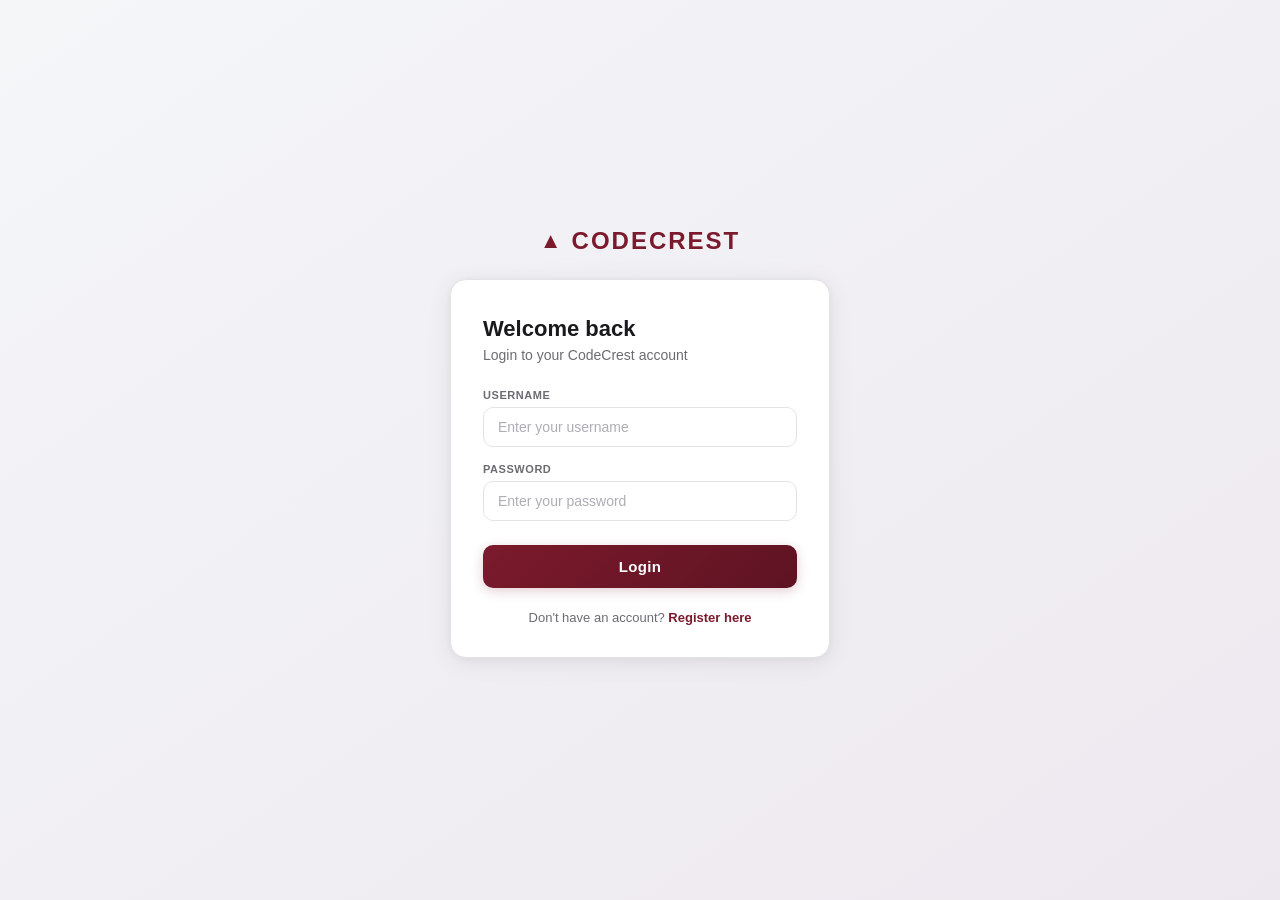
<file: manage_contestranking.html>
﻿<!DOCTYPE html>
<html lang="en">
<head>
    <meta charset="UTF-8" />
    <meta name="viewport" content="width=device-width, initial-scale=1.0" />
    <title>CodeCrest | Contest Rankings</title>
    <link rel="stylesheet" href="main.css">
    <script src="auth-guard.js"></script>
</head>
<body>

    <header>
        <h1>🏆 CodeCrest | Contest Rankings</h1>
        <div class="header-right">
            <a class="back-btn" href="dashboard.html">← Back to Dashboard</a>
            <button class="logout-btn" onclick="logout()">Logout</button>
        </div>
    </header>

    <div class="page-title-bar">
        Managing: <span>Contest Rankings</span>
    </div>

    <div class="main-content">
        <div class="card">
            <h3>📊 Contest Rankings</h3>
            <div class="ops-row">
                <button class="action-btn active" id="btn-add" onclick="switchOp('add', this)">➕ Add Ranking</button>
                <button class="action-btn" id="btn-all" onclick="switchOp('all', this); fetchAll()">📋 View All</button>
                <button class="action-btn" id="btn-find" onclick="switchOp('find', this)">🔍 Find by ID</button>
                <button class="action-btn" id="btn-update" onclick="switchOp('update', this)">✏️ Update</button>
            </div>

            <!-- ADD -->
            <div class="form-pane active" id="form-add">
                <div class="grid-2">
                    <div class="form-group">
                        <label>ID</label>
                        <input type="number" id="cr-add-id" placeholder="Enter ID" />
                    </div>
                    <div class="form-group">
                        <label>Contest ID</label>
                        <input type="number" id="cr-add-contestid" placeholder="e.g. 1" />
                    </div>
                </div>
                <div class="grid-2">
                    <div class="form-group">
                        <label>Contestant ID</label>
                        <input type="number" id="cr-add-contestantid" placeholder="e.g. 1" />
                    </div>
                    <div class="form-group">
                        <label>Current Score</label>
                        <input type="number" id="cr-add-score" placeholder="e.g. 300" />
                    </div>
                </div>
                <div class="grid-2">
                    <div class="form-group">
                        <label>Penalty Time</label>
                        <input type="number" id="cr-add-penalty" placeholder="e.g. 10" />
                    </div>
                    <div class="form-group">
                        <label>Local Rank</label>
                        <input type="number" id="cr-add-rank" placeholder="e.g. 1" />
                    </div>
                </div>
                <button class="btn-submit" onclick="addContestRanking()">Save Ranking</button>
            </div>

            <!-- VIEW ALL -->
            <div class="form-pane" id="form-all">
                <div id="table-container"><div class="empty-state">Click "View All" to load data.</div></div>
            </div>

            <!-- FIND BY ID -->
            <div class="form-pane" id="form-find">
                <div class="form-group" style="max-width:300px;">
                    <label>Ranking ID</label>
                    <input type="number" id="cr-find-id" placeholder="Enter ID" />
                </div>
                <button class="btn-submit" onclick="findById(document.getElementById('cr-find-id').value)">Search</button>
                <div class="find-result" id="find-result"></div>
            </div>

            <!-- UPDATE -->
            <div class="form-pane" id="form-update">
                <div class="form-group" style="max-width:300px;">
                    <label>ID to Update</label>
                    <input type="number" id="cr-upd-id" placeholder="Enter ID" />
                </div>
                <div class="grid-2">
                    <div class="form-group">
                        <label>Contest ID</label>
                        <input type="number" id="cr-upd-contestid" placeholder="e.g. 1" />
                    </div>
                    <div class="form-group">
                        <label>Contestant ID</label>
                        <input type="number" id="cr-upd-contestantid" placeholder="e.g. 1" />
                    </div>
                </div>
                <div class="grid-2">
                    <div class="form-group">
                        <label>Current Score</label>
                        <input type="number" id="cr-upd-score" placeholder="e.g. 500" />
                    </div>
                    <div class="form-group">
                        <label>Penalty Time</label>
                        <input type="number" id="cr-upd-penalty" placeholder="e.g. 5" />
                    </div>
                </div>
                <div class="form-group" style="max-width:300px;">
                    <label>Local Rank</label>
                    <input type="number" id="cr-upd-rank" placeholder="e.g. 1" />
                </div>
                <button class="btn-submit" onclick="updateContestRanking()">Update Ranking</button>
            </div>

            <div class="response-box" id="response-box"></div>
        </div>
    </div>

    <script>
        const API = "https://backendjavaa.onrender.com";
        const ENTITY_URL = {
            post:   "/auth/postranking",
            getAll: "/auth/getranking",
            getOne: "/auth/getranking/",
            put:    "/auth/putranking/",
            delete: "/auth/deleteranking/"
        };

        async function authorizedFetch(url, options = {}) {
            const token = localStorage.getItem("jwt_token");
            if (!options.headers) options.headers = {};
            if (token) options.headers["Authorization"] = "Bearer " + token;
            return fetch(url, options);
        }

        window.onload = function () { requireAuth([ROLES.ADMIN, ROLES.PS, ROLES.CONTESTANT]); };

        function switchOp(mode, btn) {
            document.querySelectorAll(".action-btn").forEach(b => b.classList.remove("active"));
            document.querySelectorAll(".form-pane").forEach(p => p.classList.remove("active"));
            btn.classList.add("active");
            document.getElementById("form-" + mode).classList.add("active");
        }

        function logout() { ccLogout(false); }

        function showRes(message, isError) {
            const el = document.getElementById("response-box");
            el.className = "response-box " + (isError ? "error" : "success");
            el.textContent = typeof message === "object" ? JSON.stringify(message, null, 2) : message;
        }

        async function fetchAll() {
            const div = document.getElementById("table-container");
            div.innerHTML = "<em>Loading...</em>";
            try {
                const res = await authorizedFetch(API + ENTITY_URL.getAll);
                if (!res.ok) { div.innerHTML = "<span style='color:red;'>Error: " + res.status + "</span>"; return; }
                const list = await res.json();
                if (!list || list.length === 0) { div.innerHTML = "<div class='empty-state'>No records found.</div>"; return; }
                let html = "<table><thead><tr>";
                Object.keys(list[0]).forEach(k => { html += "<th>" + k.toUpperCase() + "</th>"; });
                html += "<th>ACTIONS</th></tr></thead><tbody>";
                list.forEach(row => {
                    html += "<tr>";
                    Object.values(row).forEach(v => {
                        let display = (v !== null && v !== undefined) ? String(v) : "-";
                        if (display.length > 30) display = display.substring(0, 30) + "...";
                        html += "<td title='" + String(v) + "'>" + display + "</td>";
                    });
                    html += "<td><button class='tbl-edit-btn' onclick='prefillUpdate(" + JSON.stringify(row).replace(/"/g, '&quot;') + ")'>✏️ Edit</button><button class='tbl-delete-btn' onclick='deleteRecord(" + row.id + ")'>🗑️ Delete</button></td></tr>";
                });
                html += "</tbody></table>";
                div.innerHTML = html;
            } catch (e) { div.innerHTML = "<span style='color:red;'>Could not connect to server.</span>"; }
        }

        async function findById(id) {
            const div = document.getElementById("find-result");
            if (!id) { div.innerHTML = "<span style='color:red;'>Please enter a valid ID.</span>"; return; }
            div.innerHTML = "<em>Searching...</em>";
            try {
                const res = await authorizedFetch(API + ENTITY_URL.getOne + id);
                if (!res.ok) { div.innerHTML = "<span style='color:red;'>Record not found (Status: " + res.status + ")</span>"; return; }
                const data = await res.json();
                let html = "<div class='find-result-card'><h4>Found Record — ID: " + data.id + "</h4><table>";
                Object.keys(data).forEach(k => {
                    let val = data[k];
                    if (val && typeof val === "object") val = JSON.stringify(val);
                    html += "<tr><td>" + k.toUpperCase() + "</td><td>" + (val !== null && val !== undefined ? val : "-") + "</td></tr>";
                });
                html += "</table><div class='find-result-btns'><button class='btn-edit' onclick='prefillUpdate(" + JSON.stringify(data).replace(/"/g, '&quot;') + ")'>✏️ Edit This Record</button><button class='btn-delete' onclick='deleteRecord(" + data.id + ")'>🗑️ Delete This Record</button></div></div>";
                div.innerHTML = html;
            } catch (e) { div.innerHTML = "<span style='color:red;'>Could not connect to server.</span>"; }
        }

        async function deleteRecord(id) {
            if (!confirm("Are you sure you want to delete record ID " + id + "?")) return;
            try {
                const res = await authorizedFetch(API + ENTITY_URL.delete + id, { method: "DELETE" });
                if (res.ok) { showRes("✅ Record ID " + id + " deleted successfully!", false); fetchAll(); }
                else showRes("❌ Delete failed. Status: " + res.status, true);
            } catch (e) { showRes("❌ Could not connect to server.", true); }
        }

        function prefillUpdate(data) {
            document.getElementById("cr-upd-id").value           = data.id || "";
            document.getElementById("cr-upd-contestid").value    = data.contestId || "";
            document.getElementById("cr-upd-contestantid").value = data.contestantId || "";
            document.getElementById("cr-upd-score").value        = data.currentScore || "";
            document.getElementById("cr-upd-penalty").value      = data.penaltyTime || "";
            document.getElementById("cr-upd-rank").value         = data.localRank || "";
            switchOp("update", document.getElementById("btn-update"));
        }

        async function addContestRanking() {
            const body = {
                id:           parseInt(document.getElementById("cr-add-id").value),
                contestId:    parseInt(document.getElementById("cr-add-contestid").value),
                contestantId: parseInt(document.getElementById("cr-add-contestantid").value),
                currentScore: parseInt(document.getElementById("cr-add-score").value),
                penaltyTime:  parseInt(document.getElementById("cr-add-penalty").value),
                localRank:    parseInt(document.getElementById("cr-add-rank").value)
            };
            try {
                const r = await authorizedFetch(API + ENTITY_URL.post, { method: "POST", headers: { "Content-Type": "application/json" }, body: JSON.stringify(body) });
                const data = await r.json();
                showRes(r.ok ? "✅ Ranking saved!\n" + JSON.stringify(data, null, 2) : "❌ Error: " + JSON.stringify(data, null, 2), !r.ok);
            } catch (e) { showRes("❌ Could not connect to server.", true); }
        }

        async function updateContestRanking() {
            const id = document.getElementById("cr-upd-id").value;
            if (!id) { showRes("❌ ID is required.", true); return; }
            const body = {
                id:           parseInt(id),
                contestId:    parseInt(document.getElementById("cr-upd-contestid").value),
                contestantId: parseInt(document.getElementById("cr-upd-contestantid").value),
                currentScore: parseInt(document.getElementById("cr-upd-score").value),
                penaltyTime:  parseInt(document.getElementById("cr-upd-penalty").value),
                localRank:    parseInt(document.getElementById("cr-upd-rank").value)
            };
            try {
                const r = await authorizedFetch(API + ENTITY_URL.put + id, { method: "PUT", headers: { "Content-Type": "application/json" }, body: JSON.stringify(body) });
                const data = await r.json();
                showRes(r.ok ? "✅ Ranking updated!\n" + JSON.stringify(data, null, 2) : "❌ Error: " + JSON.stringify(data, null, 2), !r.ok);
            } catch (e) { showRes("❌ Could not connect to server.", true); }
        }
    </script>

</body>
</html>
</file>
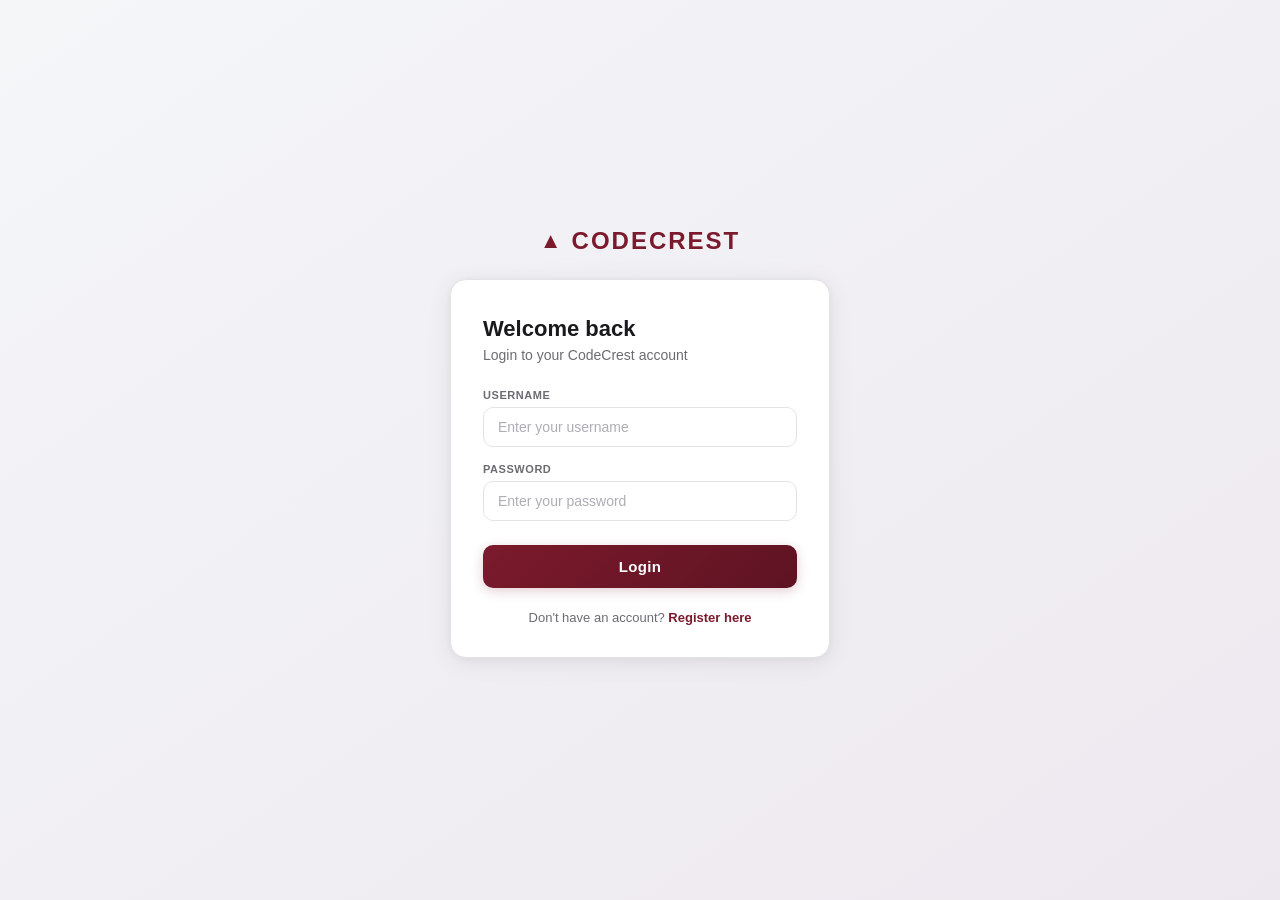
<file: manage_programmingcontest.html>
﻿<!DOCTYPE html>
<html lang="en">
<head>
    <meta charset="UTF-8" />
    <meta name="viewport" content="width=device-width, initial-scale=1.0" />
    <title>CodeCrest | Programming Contests</title>
    <link rel="stylesheet" href="main.css">
    <script src="auth-guard.js"></script>
</head>
<body>

    <header>
        <h1>🏆 CodeCrest | Programming Contests</h1>
        <div class="header-right">
            <a class="back-btn" href="dashboard.html">← Back to Dashboard</a>
            <button class="logout-btn" onclick="logout()">Logout</button>
        </div>
    </header>

    <div class="page-title-bar">
        Managing: <span>Programming Contests</span>
    </div>

    <div class="main-content">
        <div class="card">
            <h3>🏅 Programming Contests</h3>
            <div class="ops-row">
                <button class="action-btn active" id="btn-add" onclick="switchOp('add', this)">➕ Add Contest</button>
                <button class="action-btn" id="btn-all" onclick="switchOp('all', this); fetchAll()">📋 View All</button>
                <button class="action-btn" id="btn-find" onclick="switchOp('find', this)">🔍 Find by ID</button>
                <button class="action-btn" id="btn-update" onclick="switchOp('update', this)">✏️ Update</button>
            </div>

            <!-- ADD -->
            <div class="form-pane active" id="form-add">
                <div class="grid-2">
                    <div class="form-group">
                        <label>ID</label>
                        <input type="number" id="pc-add-id" placeholder="Enter ID" />
                    </div>
                    <div class="form-group">
                        <label>Title</label>
                        <input type="text" id="pc-add-title" placeholder="e.g. CodeCrest Round 1" />
                    </div>
                </div>
                <div class="grid-2">
                    <div class="form-group">
                        <label>Start Time</label>
                        <input type="text" id="pc-add-start" placeholder="e.g. 2026-07-01T10:00:00" />
                    </div>
                    <div class="form-group">
                        <label>End Time</label>
                        <input type="text" id="pc-add-end" placeholder="e.g. 2026-07-01T13:00:00" />
                    </div>
                </div>
                <div class="grid-2">
                    <div class="form-group">
                        <label>Capacity</label>
                        <input type="number" id="pc-add-capacity" placeholder="e.g. 100" />
                    </div>
                    <div class="form-group">
                        <label>Status</label>
                        <select id="pc-add-status">
                            <option value="UPCOMING">UPCOMING</option>
                            <option value="ACTIVE">ACTIVE</option>
                            <option value="COMPLETED">COMPLETED</option>
                        </select>
                    </div>
                </div>
                <button class="btn-submit" onclick="addProgrammingContest()">Save Contest</button>
            </div>

            <!-- VIEW ALL -->
            <div class="form-pane" id="form-all">
                <div id="table-container"><div class="empty-state">Click "View All" to load data.</div></div>
            </div>

            <!-- FIND BY ID -->
            <div class="form-pane" id="form-find">
                <div class="form-group" style="max-width:300px;">
                    <label>Contest ID</label>
                    <input type="number" id="pc-find-id" placeholder="Enter ID" />
                </div>
                <button class="btn-submit" onclick="findById(document.getElementById('pc-find-id').value)">Search</button>
                <div class="find-result" id="find-result"></div>
            </div>

            <!-- UPDATE -->
            <div class="form-pane" id="form-update">
                <div class="form-group" style="max-width:300px;">
                    <label>ID to Update</label>
                    <input type="number" id="pc-upd-id" placeholder="Enter ID" />
                </div>
                <div class="grid-2">
                    <div class="form-group">
                        <label>Title</label>
                        <input type="text" id="pc-upd-title" placeholder="New title" />
                    </div>
                    <div class="form-group">
                        <label>Status</label>
                        <select id="pc-upd-status">
                            <option value="UPCOMING">UPCOMING</option>
                            <option value="ACTIVE">ACTIVE</option>
                            <option value="COMPLETED">COMPLETED</option>
                        </select>
                    </div>
                </div>
                <div class="grid-2">
                    <div class="form-group">
                        <label>Start Time</label>
                        <input type="text" id="pc-upd-start" placeholder="2026-07-01T10:00:00" />
                    </div>
                    <div class="form-group">
                        <label>End Time</label>
                        <input type="text" id="pc-upd-end" placeholder="2026-07-01T13:00:00" />
                    </div>
                </div>
                <div class="form-group" style="max-width:300px;">
                    <label>Capacity</label>
                    <input type="number" id="pc-upd-capacity" placeholder="e.g. 150" />
                </div>
                <button class="btn-submit" onclick="updateProgrammingContest()">Update Contest</button>
            </div>

            <div class="response-box" id="response-box"></div>
        </div>
    </div>

    <script>
        const API = "https://backendjavaa.onrender.com";
        const ENTITY_URL = {
            post:   "/auth/postcontest",
            getAll: "/auth/getcontest",
            getOne: "/auth/getcontest/",
            put:    "/auth/putcontest/",
            delete: "/auth/deletecontest/"
        };

        async function authorizedFetch(url, options = {}) {
            const token = localStorage.getItem("jwt_token");
            if (!options.headers) options.headers = {};
            if (token) options.headers["Authorization"] = "Bearer " + token;
            return fetch(url, options);
        }

        window.onload = function () { requireAuth([ROLES.ADMIN, ROLES.PS]); };

        function switchOp(mode, btn) {
            document.querySelectorAll(".action-btn").forEach(b => b.classList.remove("active"));
            document.querySelectorAll(".form-pane").forEach(p => p.classList.remove("active"));
            btn.classList.add("active");
            document.getElementById("form-" + mode).classList.add("active");
        }

        function logout() { ccLogout(false); }

        function showRes(message, isError) {
            const el = document.getElementById("response-box");
            el.className = "response-box " + (isError ? "error" : "success");
            el.textContent = typeof message === "object" ? JSON.stringify(message, null, 2) : message;
        }

        async function fetchAll() {
            const div = document.getElementById("table-container");
            div.innerHTML = "<em>Loading...</em>";
            try {
                const res = await authorizedFetch(API + ENTITY_URL.getAll);
                if (!res.ok) { div.innerHTML = "<span style='color:red;'>Error: " + res.status + "</span>"; return; }
                const list = await res.json();
                if (!list || list.length === 0) { div.innerHTML = "<div class='empty-state'>No records found.</div>"; return; }
                let html = "<table><thead><tr>";
                Object.keys(list[0]).forEach(k => { html += "<th>" + k.toUpperCase() + "</th>"; });
                html += "<th>ACTIONS</th></tr></thead><tbody>";
                list.forEach(row => {
                    html += "<tr>";
                    Object.values(row).forEach(v => {
                        let display = (v !== null && v !== undefined) ? String(v) : "-";
                        if (display.length > 30) display = display.substring(0, 30) + "...";
                        html += "<td title='" + String(v) + "'>" + display + "</td>";
                    });
                    html += "<td><button class='tbl-edit-btn' onclick='prefillUpdate(" + JSON.stringify(row).replace(/"/g, '&quot;') + ")'>✏️ Edit</button><button class='tbl-delete-btn' onclick='deleteRecord(" + row.id + ")'>🗑️ Delete</button></td></tr>";
                });
                html += "</tbody></table>";
                div.innerHTML = html;
            } catch (e) { div.innerHTML = "<span style='color:red;'>Could not connect to server.</span>"; }
        }

        async function findById(id) {
            const div = document.getElementById("find-result");
            if (!id) { div.innerHTML = "<span style='color:red;'>Please enter a valid ID.</span>"; return; }
            div.innerHTML = "<em>Searching...</em>";
            try {
                const res = await authorizedFetch(API + ENTITY_URL.getOne + id);
                if (!res.ok) { div.innerHTML = "<span style='color:red;'>Record not found (Status: " + res.status + ")</span>"; return; }
                const data = await res.json();
                let html = "<div class='find-result-card'><h4>Found Record — ID: " + data.id + "</h4><table>";
                Object.keys(data).forEach(k => {
                    let val = data[k];
                    if (val && typeof val === "object") val = JSON.stringify(val);
                    html += "<tr><td>" + k.toUpperCase() + "</td><td>" + (val !== null && val !== undefined ? val : "-") + "</td></tr>";
                });
                html += "</table><div class='find-result-btns'><button class='btn-edit' onclick='prefillUpdate(" + JSON.stringify(data).replace(/"/g, '&quot;') + ")'>✏️ Edit This Record</button><button class='btn-delete' onclick='deleteRecord(" + data.id + ")'>🗑️ Delete This Record</button></div></div>";
                div.innerHTML = html;
            } catch (e) { div.innerHTML = "<span style='color:red;'>Could not connect to server.</span>"; }
        }

        async function deleteRecord(id) {
            if (!confirm("Are you sure you want to delete record ID " + id + "?")) return;
            try {
                const res = await authorizedFetch(API + ENTITY_URL.delete + id, { method: "DELETE" });
                if (res.ok) { showRes("✅ Record ID " + id + " deleted successfully!", false); fetchAll(); }
                else showRes("❌ Delete failed. Status: " + res.status, true);
            } catch (e) { showRes("❌ Could not connect to server.", true); }
        }

        function prefillUpdate(data) {
            document.getElementById("pc-upd-id").value       = data.id || "";
            document.getElementById("pc-upd-title").value    = data.title || "";
            document.getElementById("pc-upd-start").value    = data.startTime || "";
            document.getElementById("pc-upd-end").value      = data.endTime || "";
            document.getElementById("pc-upd-capacity").value = data.capacity || "";
            document.getElementById("pc-upd-status").value   = data.status || "UPCOMING";
            switchOp("update", document.getElementById("btn-update"));
        }

        async function addProgrammingContest() {
            const body = {
                id:        parseInt(document.getElementById("pc-add-id").value),
                title:     document.getElementById("pc-add-title").value,
                startTime: document.getElementById("pc-add-start").value,
                endTime:   document.getElementById("pc-add-end").value,
                capacity:  parseInt(document.getElementById("pc-add-capacity").value),
                status:    document.getElementById("pc-add-status").value
            };
            try {
                const r = await authorizedFetch(API + ENTITY_URL.post, { method: "POST", headers: { "Content-Type": "application/json" }, body: JSON.stringify(body) });
                const data = await r.json();
                showRes(r.ok ? "✅ Contest saved!\n" + JSON.stringify(data, null, 2) : "❌ Error: " + JSON.stringify(data, null, 2), !r.ok);
            } catch (e) { showRes("❌ Could not connect to server.", true); }
        }

        async function updateProgrammingContest() {
            const id = document.getElementById("pc-upd-id").value;
            if (!id) { showRes("❌ ID is required.", true); return; }
            const body = {
                id:        parseInt(id),
                title:     document.getElementById("pc-upd-title").value,
                startTime: document.getElementById("pc-upd-start").value,
                endTime:   document.getElementById("pc-upd-end").value,
                capacity:  parseInt(document.getElementById("pc-upd-capacity").value),
                status:    document.getElementById("pc-upd-status").value
            };
            try {
                const r = await authorizedFetch(API + ENTITY_URL.put + id, { method: "PUT", headers: { "Content-Type": "application/json" }, body: JSON.stringify(body) });
                const data = await r.json();
                showRes(r.ok ? "✅ Contest updated!\n" + JSON.stringify(data, null, 2) : "❌ Error: " + JSON.stringify(data, null, 2), !r.ok);
            } catch (e) { showRes("❌ Could not connect to server.", true); }
        }
    </script>

</body>
</html>
</file>
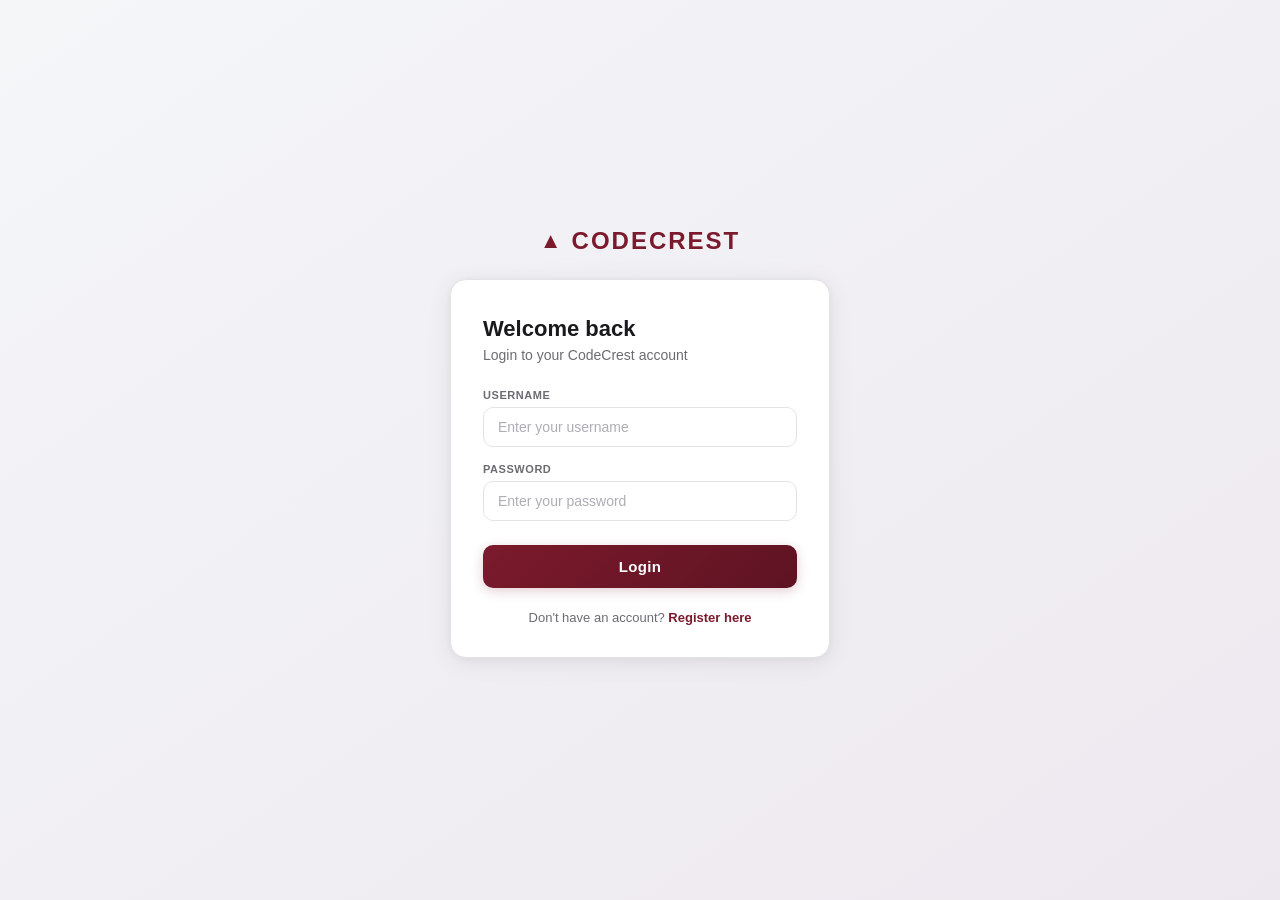
<file: manage_systemuser.html>
<!DOCTYPE html>
<html lang="en">
<head>
    <meta charset="UTF-8" />
    <meta name="viewport" content="width=device-width, initial-scale=1.0" />
    <title>CodeCrest | System Users</title>
    <link rel="stylesheet" href="main.css">
    <script src="auth-guard.js"></script>
</head>
<body>

    <header>
        <h1>🏆 CodeCrest | System Users</h1>
        <div class="header-right">
            <a class="back-btn" href="dashboard.html">← Back to Dashboard</a>
            <button class="logout-btn" onclick="logout()">Logout</button>
        </div>
    </header>

    <div class="page-title-bar">
        Managing: <span>System Users</span>
    </div>

    <div class="main-content">
        <div class="card">
            <h3>👤 System Users</h3>
            <div class="ops-row">
                <button class="action-btn active" id="btn-add" onclick="switchOp('add', this)">➕ Add User</button>
                <button class="action-btn" id="btn-all" onclick="switchOp('all', this); fetchAll()">📋 View All</button>
                <button class="action-btn" id="btn-find" onclick="switchOp('find', this)">🔍 Find by ID</button>
                <button class="action-btn" id="btn-update" onclick="switchOp('update', this)">✏️ Update</button>
            </div>

            <!-- ADD -->
            <div class="form-pane active" id="form-add">
                <div class="grid-2">
                    <div class="form-group">
                        <label>ID</label>
                        <input type="number" id="su-add-id" placeholder="Enter ID (e.g. 1)" />
                    </div>
                    <div class="form-group">
                        <label>Username</label>
                        <input type="text" id="su-add-username" placeholder="e.g. rkd" />
                    </div>
                </div>
                <div class="grid-2">
                    <div class="form-group">
                        <label>Password</label>
                        <input type="password" id="su-add-password" placeholder="Min 4 characters" />
                    </div>
                    <div class="form-group">
                        <label>Role</label>
                        <input type="text" id="su-add-role" placeholder="e.g. CONTESTANT or ADMIN" />
                    </div>
                </div>
                <button class="btn-submit" onclick="addSystemUser()">Save User</button>
            </div>

            <!-- VIEW ALL -->
            <div class="form-pane" id="form-all">
                <div id="table-container"><div class="empty-state">Click "View All" to load data.</div></div>
            </div>

            <!-- FIND BY ID -->
            <div class="form-pane" id="form-find">
                <div class="form-group" style="max-width:300px;">
                    <label>User ID</label>
                    <input type="number" id="su-find-id" placeholder="Enter ID to search" />
                </div>
                <button class="btn-submit" onclick="findById(document.getElementById('su-find-id').value)">Search</button>
                <div class="find-result" id="find-result"></div>
            </div>

            <!-- UPDATE -->
            <div class="form-pane" id="form-update">
                <div class="form-group" style="max-width:300px;">
                    <label>ID to Update</label>
                    <input type="number" id="su-upd-id" placeholder="Enter ID" />
                </div>
                <div class="grid-2">
                    <div class="form-group">
                        <label>Username</label>
                        <input type="text" id="su-upd-username" placeholder="New username" />
                    </div>
                    <div class="form-group">
                        <label>Password</label>
                        <input type="password" id="su-upd-password" placeholder="New password" />
                    </div>
                </div>
                <div class="form-group" style="max-width:300px;">
                    <label>Role</label>
                    <input type="text" id="su-upd-role" placeholder="e.g. ADMIN" />
                </div>
                <button class="btn-submit" onclick="updateSystemUser()">Update User</button>
            </div>

            <div class="response-box" id="response-box"></div>
        </div>
    </div>

    <script>
        const API = "https://backendjavaa.onrender.com";
        const ENTITY_URL = {
            post:   "/auth/postuser",
            getAll: "/auth/getuser",
            getOne: "/auth/getuser/",
            put:    "/auth/putuser/",
            delete: "/auth/deleteuser/"
        };

        async function authorizedFetch(url, options = {}) {
            const token = localStorage.getItem("jwt_token");
            if (!options.headers) options.headers = {};
            if (token) options.headers["Authorization"] = "Bearer " + token;
            return fetch(url, options);
        }

        window.onload = function () { requireAuth([ROLES.ADMIN]); };

        function switchOp(mode, btn) {
            document.querySelectorAll(".action-btn").forEach(b => b.classList.remove("active"));
            document.querySelectorAll(".form-pane").forEach(p => p.classList.remove("active"));
            btn.classList.add("active");
            document.getElementById("form-" + mode).classList.add("active");
        }

        function logout() { ccLogout(false); }

        function showRes(message, isError) {
            const el = document.getElementById("response-box");
            el.className = "response-box " + (isError ? "error" : "success");
            el.textContent = typeof message === "object" ? JSON.stringify(message, null, 2) : message;
        }

        async function fetchAll() {
            const div = document.getElementById("table-container");
            div.innerHTML = "<em>Loading...</em>";
            try {
                const res = await authorizedFetch(API + ENTITY_URL.getAll);
                if (!res.ok) { div.innerHTML = "<span style='color:red;'>Error: " + res.status + "</span>"; return; }
                const list = await res.json();
                if (!list || list.length === 0) { div.innerHTML = "<div class='empty-state'>No records found.</div>"; return; }

                let html = "<table><thead><tr>";
                Object.keys(list[0]).forEach(k => { html += "<th>" + k.toUpperCase() + "</th>"; });
                html += "<th>ACTIONS</th></tr></thead><tbody>";

                list.forEach(row => {
                    html += "<tr>";
                    Object.values(row).forEach(v => {
                        let display = (v !== null && v !== undefined) ? String(v) : "-";
                        if (display.length > 30) display = display.substring(0, 30) + "...";
                        html += "<td title='" + String(v) + "'>" + display + "</td>";
                    });
                    html += "<td>";
                    html += "<button class='tbl-edit-btn' onclick='prefillUpdate(" + JSON.stringify(row).replace(/"/g, '&quot;') + ")'>✏️ Edit</button>";
                    html += "<button class='tbl-delete-btn' onclick='deleteRecord(" + row.id + ")'>🗑️ Delete</button>";
                    html += "</td></tr>";
                });
                html += "</tbody></table>";
                div.innerHTML = html;
            } catch (e) {
                div.innerHTML = "<span style='color:red;'>Could not connect to server.</span>";
            }
        }

        async function findById(id) {
            const div = document.getElementById("find-result");
            if (!id) { div.innerHTML = "<span style='color:red;'>Please enter a valid ID.</span>"; return; }
            div.innerHTML = "<em>Searching...</em>";
            try {
                const res = await authorizedFetch(API + ENTITY_URL.getOne + id);
                if (!res.ok) { div.innerHTML = "<span style='color:red;'>Record not found (Status: " + res.status + ")</span>"; return; }
                const data = await res.json();

                let html = "<div class='find-result-card'>";
                html += "<h4>Found Record — ID: " + data.id + "</h4>";
                html += "<table>";
                Object.keys(data).forEach(k => {
                    let val = data[k];
                    if (val && typeof val === "object") val = JSON.stringify(val);
                    html += "<tr><td>" + k.toUpperCase() + "</td><td>" + (val !== null && val !== undefined ? val : "-") + "</td></tr>";
                });
                html += "</table>";
                html += "<div class='find-result-btns'>";
                html += "<button class='btn-edit' onclick='prefillUpdate(" + JSON.stringify(data).replace(/"/g, '&quot;') + ")'>✏️ Edit This Record</button>";
                html += "<button class='btn-delete' onclick='deleteRecord(" + data.id + ")'>🗑️ Delete This Record</button>";
                html += "</div></div>";
                div.innerHTML = html;
            } catch (e) {
                div.innerHTML = "<span style='color:red;'>Could not connect to server.</span>";
            }
        }

        async function deleteRecord(id) {
            if (!confirm("Are you sure you want to delete record ID " + id + "?")) return;
            try {
                const res = await authorizedFetch(API + ENTITY_URL.delete + id, { method: "DELETE" });
                if (res.ok) {
                    showRes("✅ Record ID " + id + " deleted successfully!", false);
                    fetchAll();
                } else {
                    showRes("❌ Delete failed. Status: " + res.status, true);
                }
            } catch (e) {
                showRes("❌ Could not connect to server.", true);
            }
        }

        function prefillUpdate(data) {
            document.getElementById("su-upd-id").value       = data.id || "";
            document.getElementById("su-upd-username").value = data.username || "";
            document.getElementById("su-upd-password").value = data.password || "";
            document.getElementById("su-upd-role").value     = data.role || "";
            const updateBtn = document.getElementById("btn-update");
            switchOp("update", updateBtn);
        }

        async function addSystemUser() {
            const body = {
                id:       parseInt(document.getElementById("su-add-id").value),
                username: document.getElementById("su-add-username").value,
                password: document.getElementById("su-add-password").value,
                role:     ccNormalizeRole(document.getElementById("su-add-role").value)
            };
            try {
                const r = await authorizedFetch(API + ENTITY_URL.post, { method: "POST", headers: { "Content-Type": "application/json" }, body: JSON.stringify(body) });
                const data = await r.json();
                showRes(r.ok ? "✅ User saved!\n" + JSON.stringify(data, null, 2) : "❌ Error: " + JSON.stringify(data, null, 2), !r.ok);
            } catch (e) { showRes("❌ Could not connect to server.", true); }
        }

        async function updateSystemUser() {
            const id = document.getElementById("su-upd-id").value;
            if (!id) { showRes("❌ ID is required.", true); return; }
            const body = {
                id:       parseInt(id),
                username: document.getElementById("su-upd-username").value,
                password: document.getElementById("su-upd-password").value,
                role:     ccNormalizeRole(document.getElementById("su-upd-role").value)
            };
            try {
                const r = await authorizedFetch(API + ENTITY_URL.put + id, { method: "PUT", headers: { "Content-Type": "application/json" }, body: JSON.stringify(body) });
                const data = await r.json();
                showRes(r.ok ? "✅ User updated!\n" + JSON.stringify(data, null, 2) : "❌ Error: " + JSON.stringify(data, null, 2), !r.ok);
            } catch (e) { showRes("❌ Could not connect to server.", true); }
        }
    </script>

</body>
</html>
</file>
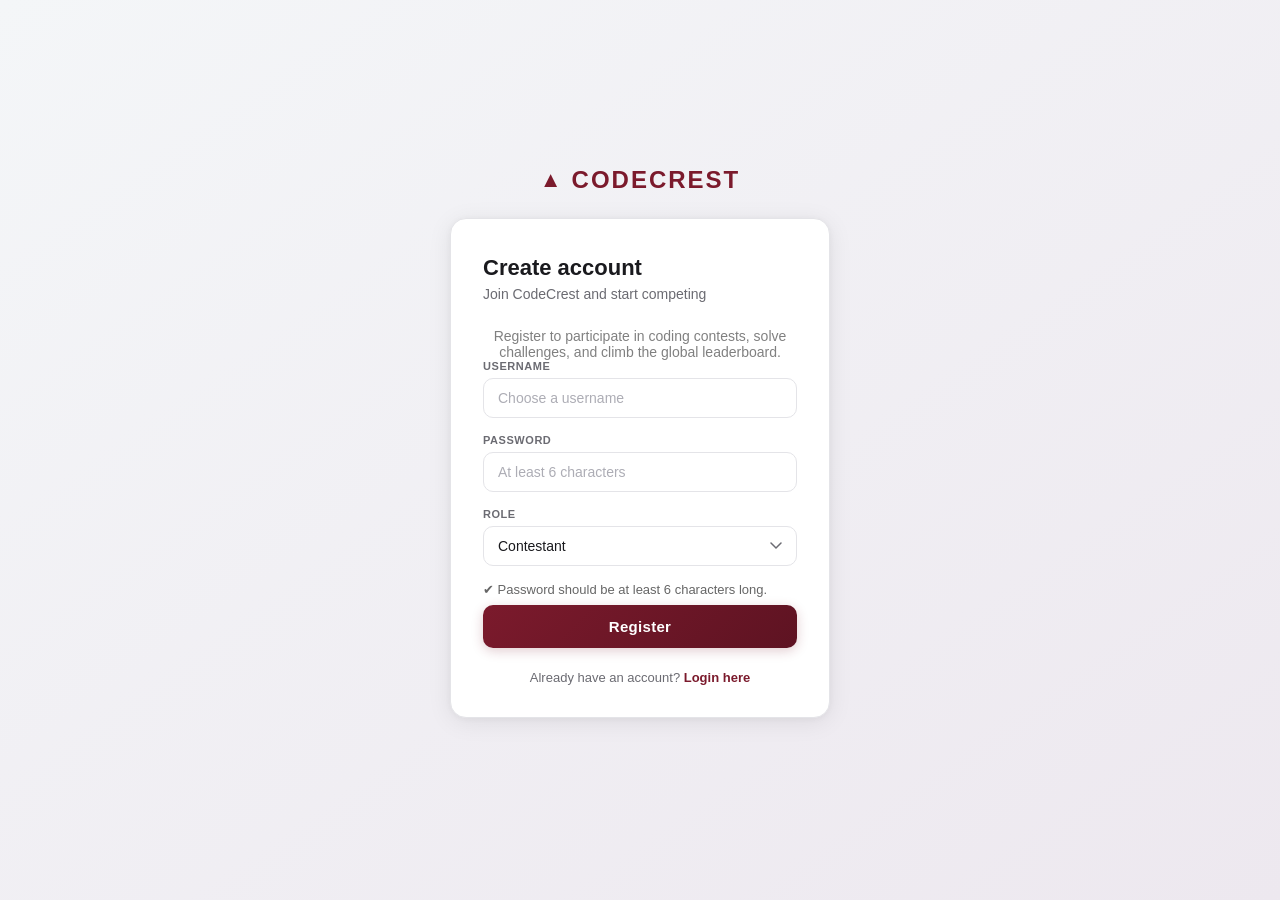
<file: register.html>
<!DOCTYPE html>
<html lang="en">
<head>
    <meta charset="UTF-8">
    <meta name="viewport" content="width=device-width, initial-scale=1.0">
    <title>CodeCrest — Register</title>
    <link rel="stylesheet" href="auth.css">
</head>
<body>

<div class="page-wrapper">

    <div class="brand">
        <span class="brand-icon">&#9650;</span>
        <span class="brand-name">CodeCrest</span>
    </div>

    <div class="card">
        <h2 class="card-title">Create account</h2>
        <p class="card-sub">Join CodeCrest and start competing</p>
<p style="text-align:center; color:gray; font-size:14px;">
    Register to participate in coding contests, solve challenges,
    and climb the global leaderboard.
</p>
        <form id="register-form">

            <div class="field-group">
                <label for="reg-username">Username</label>
                <input
                    type="text"
                    id="reg-username"
                    name="username"
                    placeholder="Choose a username"
                    required
                    autocomplete="username"
                />
            </div>


            <div class="field-group">
                <label for="reg-password">Password</label>
                <input
                    type="password"
                    id="reg-password"
                    name="password"
                    placeholder="At least 6 characters"
                    required
                    autocomplete="new-password"
                />
            </div>

            <div class="field-group">
                <label for="reg-role">Role</label>
                <select id="reg-role" name="role">
                    <option value="ROLE_CONTESTANT">Contestant</option>
                    <option value="ROLE_PROBLEM_SETTER">Problem Setter</option>
                    <option value="ROLE_PLATFORM_ADMIN">Platform Admin</option>
                </select>
            </div>
<p style="font-size:13px; color:#666; margin-top:5px;">
    ✔ Password should be at least 6 characters long.
</p>
            <div id="reg-error"   class="msg error"   style="display:none;"></div>
            <div id="reg-success" class="msg success" style="display:none;"></div>

            <button type="submit" id="reg-btn" class="btn-primary">
                Register
            </button>

        </form>

        <p class="switch-link">
            Already have an account?
            <a href="login.html">Login here</a>
        </p>
    </div>

</div>

<script>
const API_BASE = "https://backendjavaa.onrender.com";

document.getElementById("register-form").addEventListener("submit", async function (e) {
    e.preventDefault();

    const username = document.getElementById("reg-username").value.trim();
    const password = document.getElementById("reg-password").value;
    const role     = document.getElementById("reg-role").value;

    const errDiv = document.getElementById("reg-error");
    const sucDiv = document.getElementById("reg-success");
    const btn    = document.getElementById("reg-btn");

    errDiv.style.display = "none";
    sucDiv.style.display = "none";

    if (!username || !password) {
        errDiv.textContent   = "Please fill in all required fields.";
        errDiv.style.display = "block";
        return;
    }

    if (password.length < 6) {
        errDiv.textContent   = "Password must be at least 6 characters.";
        errDiv.style.display = "block";
        return;
    }

    btn.textContent = "Registering...";
    btn.disabled    = true;

    try {
        const res = await fetch(API_BASE + "/auth/postuser", {
            method: "POST",
            headers: { "Content-Type": "application/json" },
            body: JSON.stringify({ username, password, role })
        });

        if (!res.ok) {
            const errorText = await res.text();
            errDiv.textContent   = "Registration failed: " + errorText;
            errDiv.style.display = "block";
            return;
        }

        const data = await res.json();

        sucDiv.textContent   = "Account created! Redirecting to login...";
        sucDiv.style.display = "block";

        setTimeout(() => {
            window.location.href = "login.html";
        }, 1500);

    } catch (err) {
        errDiv.textContent   = "Cannot connect to server. Make sure backend is running on port 8080.";
        errDiv.style.display = "block";
    } finally {
        btn.textContent = "Register";
        btn.disabled    = false;
    }
});
</script>

</body>
</html>
</file>
<file: main.css>
/* ═══════════════════════════════════════════════════
   CodeCrest — Shared Main Stylesheet
   Theme: White + Light Gray + Dark Maroon (#7b1a2c)
═══════════════════════════════════════════════════ */

/* ── VARIABLES ── */
:root {
    --primary:        #7b1a2c;
    --primary-dark:   #5e1322;
    --primary-light:  #f9eaec;
    --primary-shadow: rgba(123, 26, 44, 0.18);
    --bg:             #f4f6f8;
    --surface:        #ffffff;
    --border:         #e4e4e8;
    --text:           #1a1a1e;
    --text-secondary: #6b6b72;
    --text-muted:     #adadb5;
    --success:        #1a6b3c;
    --success-bg:     #edf7f1;
    --error:          #d93025;
    --error-bg:       #fdf0ef;
    --radius-sm:      6px;
    --radius:         10px;
    --radius-lg:      14px;
    --shadow-sm:      0 1px 4px rgba(0,0,0,0.06), 0 2px 10px rgba(0,0,0,0.04);
    --shadow-md:      0 4px 16px rgba(0,0,0,0.08);
    --shadow-lg:      0 8px 28px rgba(0,0,0,0.1);
    --transition:     0.18s ease;
    --font:          -apple-system, BlinkMacSystemFont, 'Segoe UI', Roboto, 'Helvetica Neue', Arial, sans-serif;
}

/* ── RESET ── */
*, *::before, *::after {
    box-sizing: border-box;
    margin: 0;
    padding: 0;
}

/* ── BASE ── */
body {
    font-family: var(--font);
    background-color: var(--bg);
    color: var(--text);
    min-height: 100vh;
    line-height: 1.55;
    -webkit-font-smoothing: antialiased;
}

/* ══════════════════════════════════════════════════════
   HEADER
══════════════════════════════════════════════════════ */
header {
    background: linear-gradient(135deg, var(--primary) 0%, var(--primary-dark) 100%);
    color: #fff;
    padding: 15px 32px;
    display: flex;
    justify-content: space-between;
    align-items: center;
    box-shadow: 0 2px 12px var(--primary-shadow);
    position: sticky;
    top: 0;
    z-index: 100;
}

header h1 {
    font-size: 19px;
    font-weight: 700;
    letter-spacing: 0.3px;
}

.header-right {
    display: flex;
    align-items: center;
    gap: 10px;
}

/* ── HEADER BUTTONS ── */
.back-btn {
    background-color: rgba(255, 255, 255, 0.14);
    color: #fff;
    border: 1px solid rgba(255, 255, 255, 0.28);
    padding: 7px 16px;
    border-radius: var(--radius-sm);
    font-size: 13px;
    font-weight: 600;
    cursor: pointer;
    text-decoration: none;
    display: inline-flex;
    align-items: center;
    gap: 5px;
    transition: background-color var(--transition), border-color var(--transition);
    font-family: var(--font);
}

.back-btn:hover {
    background-color: rgba(255, 255, 255, 0.24);
    border-color: rgba(255, 255, 255, 0.5);
}

.logout-btn {
    background-color: rgba(255, 255, 255, 0.1);
    color: #fff;
    border: 1px solid rgba(255, 255, 255, 0.25);
    padding: 7px 16px;
    border-radius: var(--radius-sm);
    font-size: 13px;
    font-weight: 600;
    cursor: pointer;
    transition: background-color var(--transition), border-color var(--transition);
    font-family: var(--font);
}

.logout-btn:hover {
    background-color: rgba(217, 48, 37, 0.75);
    border-color: rgba(217, 48, 37, 0.9);
}

/* ══════════════════════════════════════════════════════
   PAGE TITLE BAR
══════════════════════════════════════════════════════ */
.page-title-bar {
    background-color: var(--surface);
    border-bottom: 1px solid var(--border);
    padding: 11px 32px;
    font-size: 13px;
    color: var(--text-secondary);
    letter-spacing: 0.2px;
}

.page-title-bar span {
    color: var(--primary);
    font-weight: 700;
}

/* ══════════════════════════════════════════════════════
   MAIN CONTENT
══════════════════════════════════════════════════════ */
.main-content {
    padding: 30px 32px;
    max-width: 1140px;
}

/* ══════════════════════════════════════════════════════
   CARD (manage page container)
══════════════════════════════════════════════════════ */
.card {
    background-color: var(--surface);
    border: 1px solid var(--border);
    border-radius: var(--radius-lg);
    padding: 26px 28px;
    margin-bottom: 24px;
    box-shadow: var(--shadow-sm);
    transition: box-shadow var(--transition);
}

.card h3 {
    font-size: 16px;
    font-weight: 700;
    margin-bottom: 18px;
    color: var(--primary);
    border-bottom: 2px solid var(--primary-light);
    padding-bottom: 12px;
}

/* ══════════════════════════════════════════════════════
   OPERATION BUTTONS
══════════════════════════════════════════════════════ */
.ops-row {
    display: flex;
    gap: 8px;
    margin-bottom: 22px;
    flex-wrap: wrap;
    padding-bottom: 18px;
    border-bottom: 1px solid var(--border);
}

.action-btn {
    padding: 8px 16px;
    border-radius: 8px;
    border: 1.5px solid var(--border);
    background: var(--surface);
    cursor: pointer;
    font-size: 13px;
    font-weight: 600;
    color: var(--text-secondary);
    transition: all var(--transition);
    font-family: var(--font);
    letter-spacing: 0.1px;
}

.action-btn:hover {
    border-color: var(--primary);
    color: var(--primary);
    background-color: var(--primary-light);
}

.action-btn.active {
    background-color: var(--primary);
    color: #fff;
    border-color: var(--primary);
    box-shadow: 0 2px 8px var(--primary-shadow);
}

/* ══════════════════════════════════════════════════════
   FORM PANE
══════════════════════════════════════════════════════ */
.form-pane {
    display: none;
}

.form-pane.active {
    display: block;
    animation: fadeIn 0.2s ease;
}

@keyframes fadeIn {
    from { opacity: 0; transform: translateY(5px); }
    to   { opacity: 1; transform: translateY(0); }
}

/* ══════════════════════════════════════════════════════
   FORM ELEMENTS
══════════════════════════════════════════════════════ */
.grid-2 {
    display: grid;
    grid-template-columns: 1fr 1fr;
    gap: 14px;
}

.form-group {
    margin-bottom: 14px;
}

.form-group label {
    display: block;
    font-size: 11px;
    margin-bottom: 6px;
    color: var(--text-secondary);
    font-weight: 700;
    text-transform: uppercase;
    letter-spacing: 0.55px;
}

.form-group input,
.form-group select,
.form-group textarea {
    width: 100%;
    padding: 10px 13px;
    border: 1.5px solid var(--border);
    border-radius: 8px;
    font-size: 14px;
    font-family: var(--font);
    color: var(--text);
    background: #fff;
    transition: border-color var(--transition), box-shadow var(--transition);
}

.form-group input:focus,
.form-group select:focus,
.form-group textarea:focus {
    outline: none;
    border-color: var(--primary);
    box-shadow: 0 0 0 3px rgba(123, 26, 44, 0.1);
}

.form-group input::placeholder,
.form-group textarea::placeholder {
    color: var(--text-muted);
}

/* ══════════════════════════════════════════════════════
   SUBMIT BUTTON
══════════════════════════════════════════════════════ */
.btn-submit {
    padding: 10px 26px;
    background-color: var(--primary);
    color: #fff;
    border: none;
    border-radius: 8px;
    cursor: pointer;
    font-size: 14px;
    font-weight: 700;
    margin-top: 6px;
    transition: background-color var(--transition), transform 0.12s ease, box-shadow var(--transition);
    letter-spacing: 0.2px;
    box-shadow: 0 2px 8px var(--primary-shadow);
    font-family: var(--font);
}

.btn-submit:hover {
    background-color: var(--primary-dark);
    box-shadow: 0 4px 14px var(--primary-shadow);
    transform: translateY(-1px);
}

.btn-submit:active {
    transform: translateY(0);
}

/* ══════════════════════════════════════════════════════
   RESPONSE BOX
══════════════════════════════════════════════════════ */
.response-box {
    margin-top: 18px;
    padding: 13px 16px;
    border-radius: 8px;
    font-family: 'Menlo', 'Consolas', 'Courier New', monospace;
    white-space: pre-wrap;
    font-size: 12.5px;
    display: none;
    line-height: 1.6;
}

.response-box.success {
    display: block;
    background-color: var(--success-bg);
    border-left: 4px solid var(--success);
    color: #14502d;
}

.response-box.error {
    display: block;
    background-color: var(--error-bg);
    border-left: 4px solid var(--error);
    color: #a61c13;
}

/* ══════════════════════════════════════════════════════
   TABLE
══════════════════════════════════════════════════════ */
table {
    width: 100%;
    border-collapse: collapse;
    font-size: 13px;
    margin-top: 10px;
}

th {
    background-color: #f6f6f9;
    color: var(--text-secondary);
    padding: 10px 13px;
    text-align: left;
    border-bottom: 2px solid var(--border);
    font-size: 11px;
    text-transform: uppercase;
    letter-spacing: 0.65px;
    font-weight: 700;
}

td {
    padding: 10px 13px;
    border-bottom: 1px solid #f0f0f4;
    max-width: 200px;
    overflow: hidden;
    text-overflow: ellipsis;
    white-space: nowrap;
    color: #3a3a40;
}

tbody tr:last-child td {
    border-bottom: none;
}

tr:hover td {
    background-color: #fdf5f6;
}

/* ── TABLE ACTION BUTTONS ── */
.tbl-edit-btn {
    background: none;
    border: 1px solid transparent;
    cursor: pointer;
    color: var(--primary);
    font-size: 12px;
    font-weight: 700;
    margin-right: 6px;
    padding: 3px 9px;
    border-radius: 5px;
    transition: background-color var(--transition), border-color var(--transition);
    font-family: var(--font);
}

.tbl-edit-btn:hover {
    background-color: var(--primary-light);
    border-color: #f0c4cc;
}

.tbl-delete-btn {
    background: none;
    border: 1px solid transparent;
    cursor: pointer;
    color: var(--error);
    font-size: 12px;
    font-weight: 700;
    padding: 3px 9px;
    border-radius: 5px;
    transition: background-color var(--transition), border-color var(--transition);
    font-family: var(--font);
}

.tbl-delete-btn:hover {
    background-color: var(--error-bg);
    border-color: #f5c6c3;
}

/* ══════════════════════════════════════════════════════
   FIND BY ID RESULT
══════════════════════════════════════════════════════ */
.find-result {
    margin-top: 18px;
}

.find-result-card {
    background-color: var(--primary-light);
    border: 1.5px solid #f0c4cc;
    border-radius: var(--radius);
    padding: 18px 20px;
}

.find-result-card h4 {
    font-size: 14px;
    color: var(--primary);
    margin-bottom: 12px;
    font-weight: 700;
}

.find-result-card table td:first-child {
    font-weight: 700;
    width: 35%;
    color: var(--text-secondary);
    font-size: 11px;
    text-transform: uppercase;
    letter-spacing: 0.5px;
}

.find-result-btns {
    display: flex;
    gap: 10px;
    margin-top: 14px;
}

.btn-edit {
    padding: 7px 18px;
    background-color: var(--primary);
    color: #fff;
    border: none;
    border-radius: 7px;
    cursor: pointer;
    font-size: 13px;
    font-weight: 700;
    transition: background-color var(--transition);
    font-family: var(--font);
}

.btn-edit:hover {
    background-color: var(--primary-dark);
}

.btn-delete {
    padding: 7px 18px;
    background-color: #fff;
    color: var(--error);
    border: 1.5px solid var(--error);
    border-radius: 7px;
    cursor: pointer;
    font-size: 13px;
    font-weight: 700;
    transition: all var(--transition);
    font-family: var(--font);
}

.btn-delete:hover {
    background-color: var(--error);
    color: #fff;
}

/* ══════════════════════════════════════════════════════
   EMPTY STATE
══════════════════════════════════════════════════════ */
.empty-state {
    text-align: center;
    padding: 48px 20px;
    color: var(--text-muted);
    font-size: 14px;
    font-style: italic;
}

/* ══════════════════════════════════════════════════════
   FOOTER
══════════════════════════════════════════════════════ */
footer {
    text-align: center;
    padding: 22px;
    font-size: 12px;
    color: var(--text-muted);
    margin-top: 36px;
    border-top: 1px solid var(--border);
    letter-spacing: 0.3px;
}

/* ══════════════════════════════════════════════════════
   DASHBOARD-SPECIFIC STYLES
══════════════════════════════════════════════════════ */
main {
    padding: 36px 32px;
}

.welcome-text {
    font-size: 21px;
    font-weight: 700;
    margin-bottom: 6px;
    color: var(--text);
}

.sub-text {
    font-size: 14px;
    color: var(--text-secondary);
    margin-bottom: 34px;
}

.section-title {
    font-size: 11px;
    font-weight: 700;
    margin-bottom: 18px;
    color: var(--text-secondary);
    text-transform: uppercase;
    letter-spacing: 1.2px;
    border-left: 3px solid var(--primary);
    padding-left: 12px;
}

/* Dashboard navigation cards */
.cards-grid {
    display: grid;
    grid-template-columns: repeat(3, 1fr);
    gap: 18px;
    max-width: 980px;
}

a.card {
    border-radius: var(--radius-lg);
    padding: 32px 22px;
    text-align: center;
    cursor: pointer;
    transition: border-color var(--transition), box-shadow var(--transition), transform 0.2s ease;
    text-decoration: none;
    color: var(--text);
    display: block;
    margin-bottom: 0;
    border: 1.5px solid var(--border);
}

a.card:hover {
    border-color: var(--primary);
    box-shadow: 0 8px 24px rgba(123, 26, 44, 0.12);
    transform: translateY(-4px);
}

a.card:hover .card-icon {
    transform: scale(1.12);
}

.card-icon {
    font-size: 36px;
    margin-bottom: 12px;
    display: block;
    transition: transform 0.2s ease;
}

.card-title {
    font-size: 15px;
    font-weight: 700;
    margin-bottom: 6px;
    color: var(--text);
}

.card-desc {
    font-size: 12px;
    color: var(--text-muted);
    line-height: 1.4;
}

/* ══════════════════════════════════════════════════════
   RESPONSIVE
══════════════════════════════════════════════════════ */
@media (max-width: 768px) {
    header         { padding: 13px 20px; }
    header h1      { font-size: 16px; }
    .main-content  { padding: 20px 16px; }
    main           { padding: 24px 16px; }
    .card          { padding: 18px 16px; }
    .grid-2        { grid-template-columns: 1fr; }
    .cards-grid    { grid-template-columns: 1fr 1fr; gap: 14px; }
    .ops-row       { gap: 6px; }
    .action-btn    { padding: 7px 12px; font-size: 12px; }
}

@media (max-width: 480px) {
    .cards-grid    { grid-template-columns: 1fr; }
    header h1      { font-size: 14px; }
}
</file>
<file: auth.css>
/* ═══════════════════════════════════════════════════
   CodeCrest — Auth Pages (Login & Register)
   Theme: Dark Maroon (#7b1a2c) on white/light gray
═══════════════════════════════════════════════════ */

*, *::before, *::after {
    box-sizing: border-box;
    margin: 0;
    padding: 0;
}

:root {
    --primary:        #7b1a2c;
    --primary-dark:   #5e1322;
    --primary-light:  #f9eaec;
    --primary-shadow: rgba(123, 26, 44, 0.22);
    --border:         #e4e4e8;
    --text:           #1a1a1e;
    --text-secondary: #6b6b72;
    --text-muted:     #adadb5;
    --success:        #1a6b3c;
    --error:          #d93025;
    --font:           -apple-system, BlinkMacSystemFont, 'Segoe UI', Roboto, 'Helvetica Neue', Arial, sans-serif;
    --radius:         10px;
    --transition:     0.18s ease;
}

html { height: 100%; }

body {
    min-height: 100vh;
    background: linear-gradient(145deg, #f4f6f8 0%, #ede8ef 100%);
    font-family: var(--font);
    color: var(--text);
    display: flex;
    align-items: center;
    justify-content: center;
    -webkit-font-smoothing: antialiased;
}

/* ── PAGE WRAPPER ── */
.page-wrapper {
    width: 100%;
    max-width: 420px;
    padding: 24px 20px 40px;
    display: flex;
    flex-direction: column;
    align-items: center;
    gap: 24px;
}

/* ── BRAND ── */
.brand {
    display: flex;
    align-items: center;
    gap: 10px;
}

.brand-icon {
    font-size: 22px;
    color: var(--primary);
}

.brand-name {
    font-size: 24px;
    font-weight: 800;
    color: var(--primary);
    letter-spacing: 2px;
    text-transform: uppercase;
}

/* ── CARD ── */
.card {
    width: 100%;
    background: #ffffff;
    border: 1px solid var(--border);
    border-radius: 16px;
    padding: 36px 32px 32px;
    box-shadow: 0 4px 24px rgba(0, 0, 0, 0.08), 0 1px 6px rgba(0, 0, 0, 0.04);
}

.card-title {
    font-size: 22px;
    font-weight: 700;
    color: var(--text);
    margin-bottom: 5px;
}

.card-sub {
    font-size: 14px;
    color: var(--text-secondary);
    margin-bottom: 26px;
}

/* ── FIELD GROUP ── */
.field-group {
    display: flex;
    flex-direction: column;
    gap: 6px;
    margin-bottom: 16px;
}

.field-group label {
    font-size: 11px;
    font-weight: 700;
    color: var(--text-secondary);
    text-transform: uppercase;
    letter-spacing: 0.55px;
}

.field-group input,
.field-group select {
    width: 100%;
    padding: 11px 14px;
    border: 1.5px solid var(--border);
    border-radius: var(--radius);
    font-size: 14px;
    font-family: var(--font);
    color: var(--text);
    background: #fff;
    outline: none;
    transition: border-color var(--transition), box-shadow var(--transition);
    appearance: none;
}

.field-group input::placeholder {
    color: var(--text-muted);
}

.field-group input:focus,
.field-group select:focus {
    border-color: var(--primary);
    box-shadow: 0 0 0 3px rgba(123, 26, 44, 0.1);
}

/* ── SELECT DROPDOWN ARROW ── */
.field-group select {
    cursor: pointer;
    background-image: url("data:image/svg+xml,%3Csvg xmlns='http://www.w3.org/2000/svg' width='12' height='8' viewBox='0 0 12 8'%3E%3Cpath d='M1 1l5 5 5-5' stroke='%236b6b72' stroke-width='1.5' fill='none' stroke-linecap='round'/%3E%3C/svg%3E");
    background-repeat: no-repeat;
    background-position: right 14px center;
    padding-right: 36px;
}

/* ── MESSAGES ── */
.msg {
    font-size: 13px;
    padding: 11px 14px;
    border-radius: 8px;
    margin-bottom: 14px;
    font-weight: 500;
    line-height: 1.5;
}

.msg.error {
    background-color: #fdf0ef;
    border-left: 4px solid var(--error);
    color: #a61c13;
}

.msg.success {
    background-color: #edf7f1;
    border-left: 4px solid var(--success);
    color: #14502d;
}

/* ── PRIMARY BUTTON ── */
.btn-primary {
    width: 100%;
    padding: 13px;
    background: linear-gradient(135deg, var(--primary) 0%, var(--primary-dark) 100%);
    color: #fff;
    font-size: 15px;
    font-weight: 700;
    font-family: var(--font);
    border: none;
    border-radius: var(--radius);
    cursor: pointer;
    transition: opacity var(--transition), transform 0.12s ease, box-shadow var(--transition);
    margin-top: 8px;
    letter-spacing: 0.3px;
    box-shadow: 0 3px 12px var(--primary-shadow);
}

.btn-primary:hover:not(:disabled) {
    opacity: 0.9;
    transform: translateY(-1px);
    box-shadow: 0 6px 20px var(--primary-shadow);
}

.btn-primary:active:not(:disabled) {
    transform: translateY(0);
    box-shadow: 0 2px 8px var(--primary-shadow);
}

.btn-primary:disabled {
    opacity: 0.55;
    cursor: not-allowed;
    transform: none;
}

/* ── SWITCH LINK ── */
.switch-link {
    text-align: center;
    font-size: 13px;
    color: var(--text-secondary);
    margin-top: 22px;
}

.switch-link a {
    color: var(--primary);
    text-decoration: none;
    font-weight: 700;
    transition: color var(--transition);
}

.switch-link a:hover {
    color: var(--primary-dark);
    text-decoration: underline;
}

/* ── RESPONSIVE ── */
@media (max-width: 460px) {
    .page-wrapper { padding: 20px 14px 32px; }
    .card         { padding: 28px 22px 26px; }
    .brand-name   { font-size: 20px; }
}
</file>
